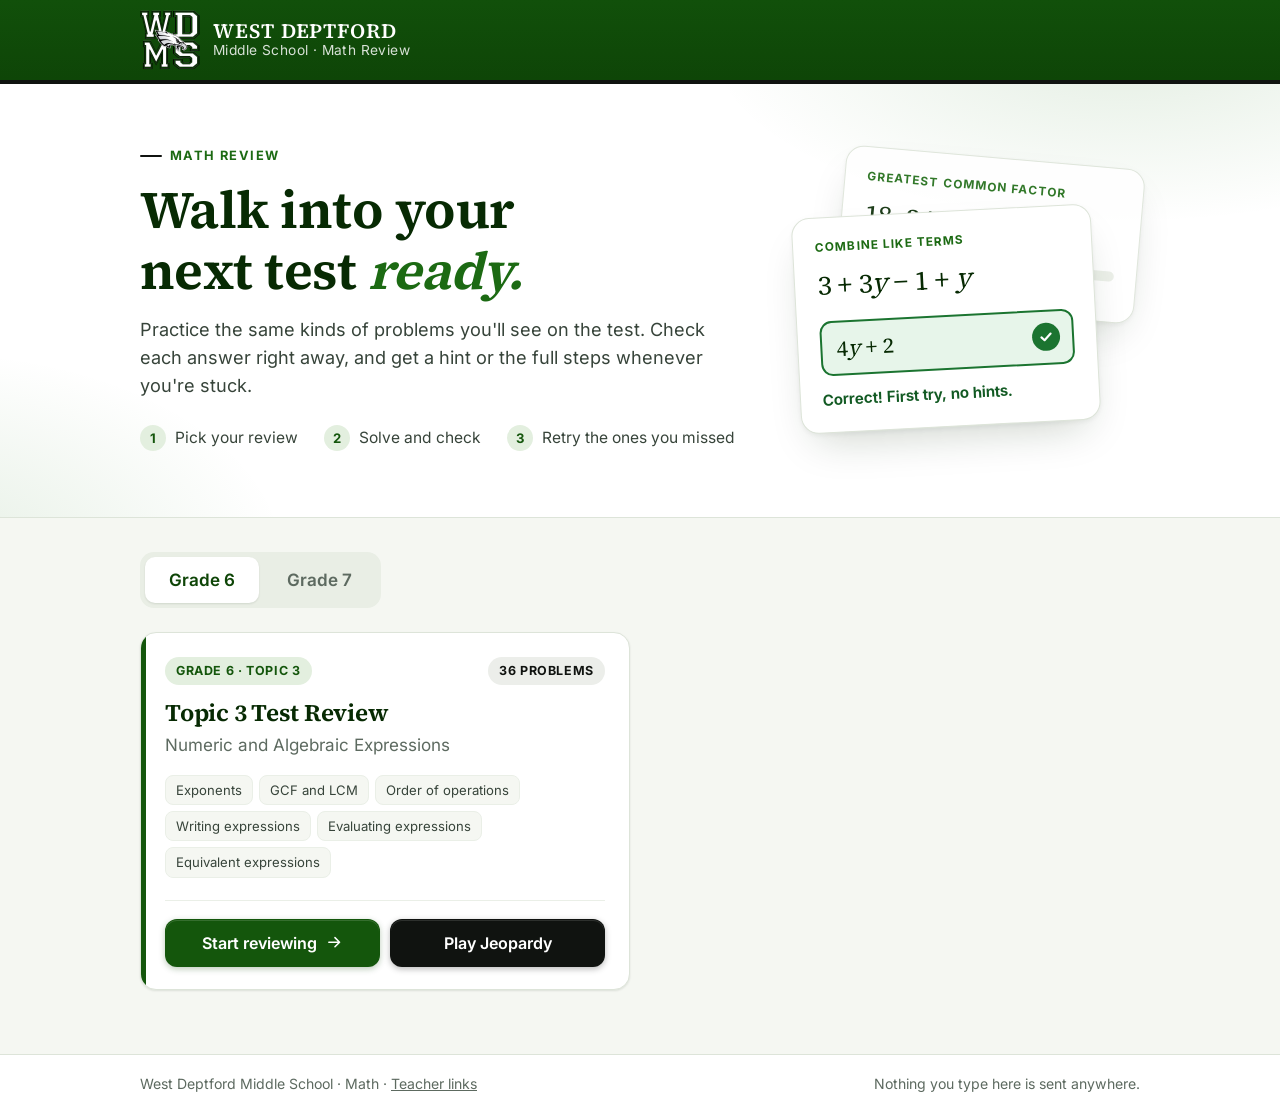
<file: index.html>
<!DOCTYPE html>
<html lang="en">
<head>
  <meta charset="utf-8">
  <meta name="viewport" content="width=device-width, initial-scale=1">
  <meta name="robots" content="noindex, nofollow">
  <meta name="theme-color" content="#0e4507">
  <title>WDMS Math Review</title>
  <meta name="description" content="Test and quiz reviews for West Deptford Middle School math students.">
  <link rel="icon" href="assets/img/favicon.png" type="image/png">
  <link rel="preload" href="assets/fonts/inter-latin-wght-normal.woff2" as="font" type="font/woff2" crossorigin>
  <link rel="preload" href="assets/fonts/source-serif-4-latin-wght-normal.woff2" as="font" type="font/woff2" crossorigin>
  <link rel="stylesheet" href="assets/css/style.css">
</head>
<body>
  <header class="site-header">
    <div class="wrap">
      <a class="brand" href="index.html" aria-label="WDMS Math Review home">
        <img class="brand-mark" src="assets/img/wdms-logo.png" alt="" width="52" height="52">
        <span class="brand-text">
          <span class="brand-name">West Deptford</span>
          <span class="brand-sub">Middle School · Math Review</span>
        </span>
      </a>
    </div>
  </header>

  <section class="hero">
    <div class="wrap hero-grid">
      <div>
        <span class="eyebrow">Math Review</span>
        <h1>Walk into your next test <em>ready.</em></h1>
        <p class="hero-lead">Practice the same kinds of problems you'll see on the test. Check each answer right away, and get a hint or the full steps whenever you're stuck.</p>
        <ul class="how">
          <li><span class="dot">1</span> Pick your review</li>
          <li><span class="dot">2</span> Solve and check</li>
          <li><span class="dot">3</span> Retry the ones you missed</li>
        </ul>
      </div>
      <div class="hero-art" aria-hidden="true">
        <div class="art-card art-back">
          <div class="art-label">Greatest common factor</div>
          <div class="art-math">18, 24</div>
          <div class="art-line"></div>
          <div class="art-line art-line-short"></div>
        </div>
        <div class="art-card art-front">
          <div class="art-label">Combine like terms</div>
          <div class="art-math">3 + 3<i>y</i> − 1 + <i>y</i></div>
          <div class="art-answer"><span>4<i>y</i> + 2</span><b><svg viewBox="0 0 24 24" fill="none" stroke="currentColor" stroke-width="3.2" stroke-linecap="round" stroke-linejoin="round"><path d="M5 12.5l4.5 4.5L19 7.5"/></svg></b></div>
          <div class="art-feedback">Correct! First try, no hints.</div>
        </div>
      </div>
    </div>
  </section>

  <main class="home-main">
    <div class="wrap">
      <div class="grade-tabs" role="tablist" aria-label="Choose your grade" id="grade-tabs"></div>
      <div id="reviews" role="tabpanel"></div>
      <noscript><p>This site needs JavaScript turned on.</p></noscript>
    </div>
  </main>

  <footer class="site-footer">
    <div class="wrap">
      <span>West Deptford Middle School · Math · <a class="footer-link" href="teacher.html">Teacher links</a></span>
      <span>Nothing you type here is sent anywhere.</span>
    </div>
  </footer>

  <script src="assets/js/ui.js"></script>
  <script src="reviews/manifest.js"></script>
  <script src="assets/js/home.js"></script>
</body>
</html>
</file>
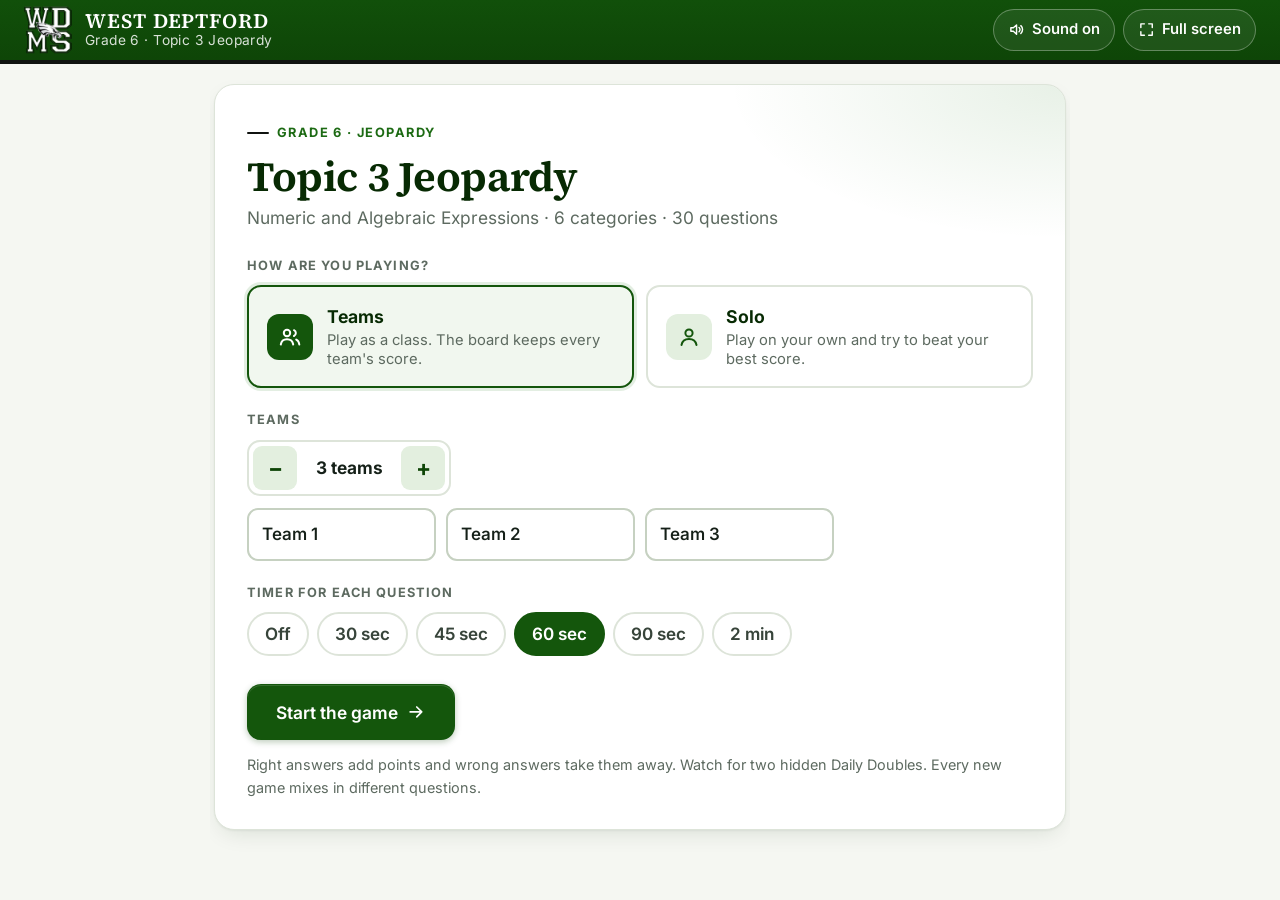
<file: g6-topic3-jeopardy/index.html>
<!DOCTYPE html>
<html lang="en">
<head>
  <meta charset="utf-8">
  <meta name="viewport" content="width=device-width, initial-scale=1">
  <meta name="robots" content="noindex, nofollow">
  <title>Grade 6 · Topic 3 Jeopardy · WDMS Math Review</title>
  <!-- Direct link for this game. It sends players straight to the Jeopardy board. -->
  <meta http-equiv="refresh" content="0; url=../jeopardy.html?id=g6-topic3">
  <script>location.replace('../jeopardy.html?id=g6-topic3');</script>
</head>
<body>
  <p><a href="../jeopardy.html?id=g6-topic3">Open Grade 6 Topic 3 Jeopardy</a></p>
</body>
</html>
</file>
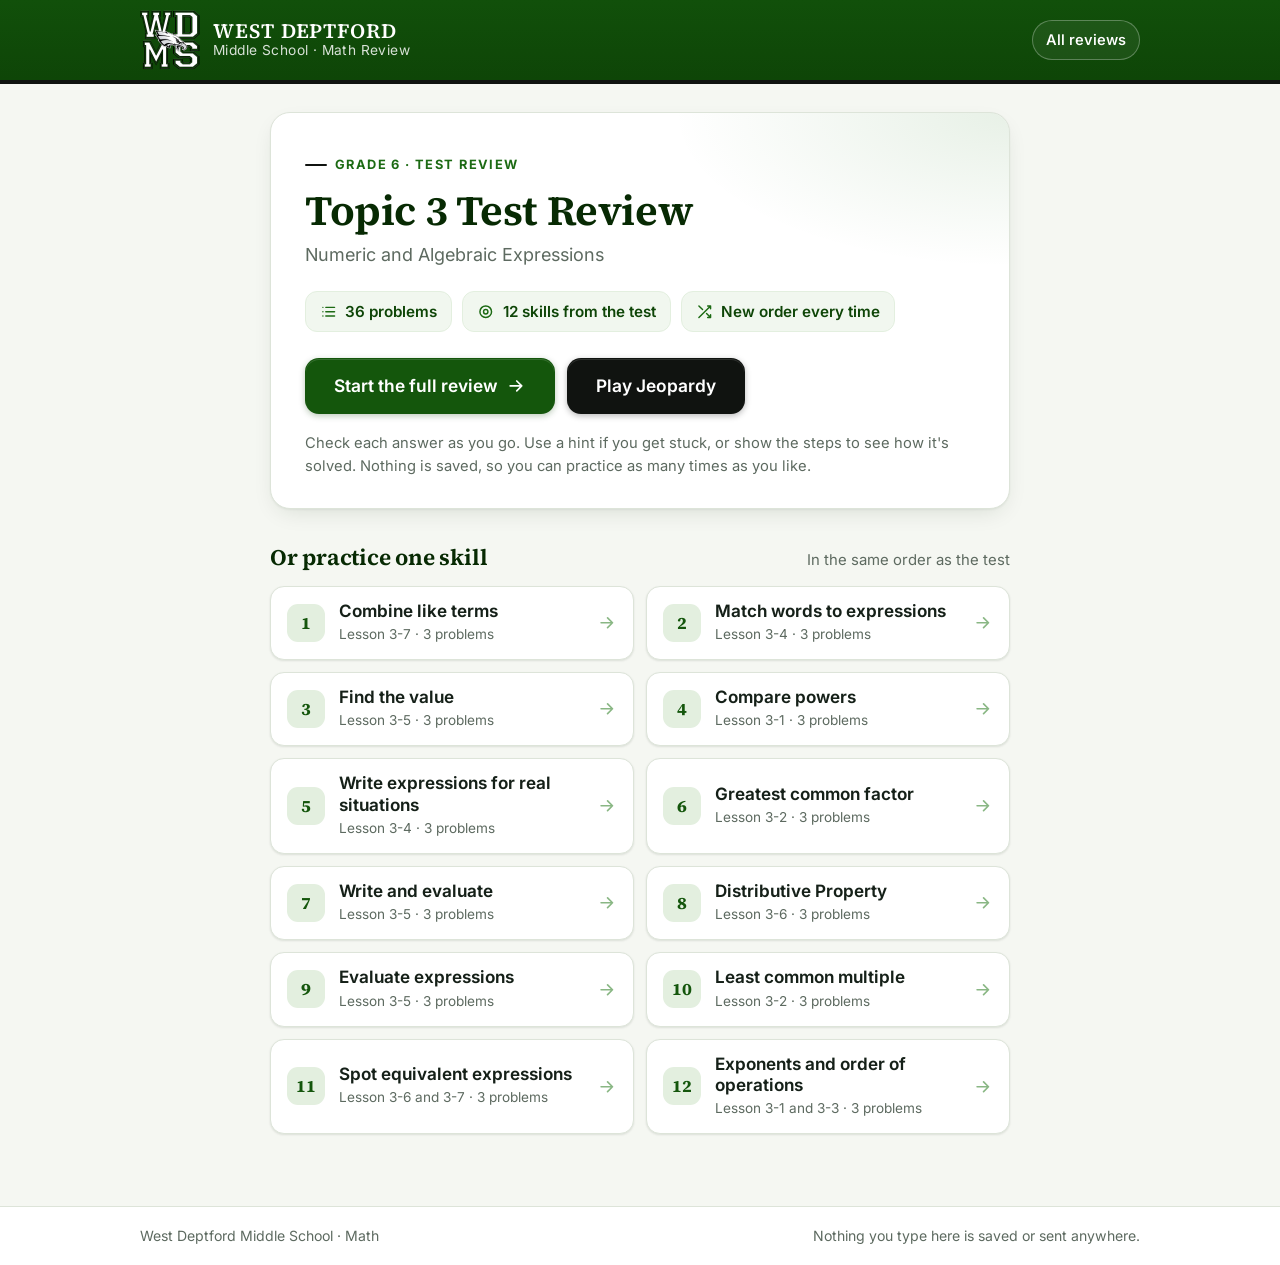
<file: g6-topic3/index.html>
<!DOCTYPE html>
<html lang="en">
<head>
  <meta charset="utf-8">
  <meta name="viewport" content="width=device-width, initial-scale=1">
  <meta name="robots" content="noindex, nofollow">
  <title>Grade 6 · Topic 3 Test Review · WDMS Math Review</title>
  <!-- Direct link for this review. It sends students straight to the review page. -->
  <meta http-equiv="refresh" content="0; url=../review.html?id=g6-topic3">
  <script>location.replace('../review.html?id=g6-topic3');</script>
</head>
<body>
  <p><a href="../review.html?id=g6-topic3">Open the Grade 6 Topic 3 Test Review</a></p>
</body>
</html>
</file>
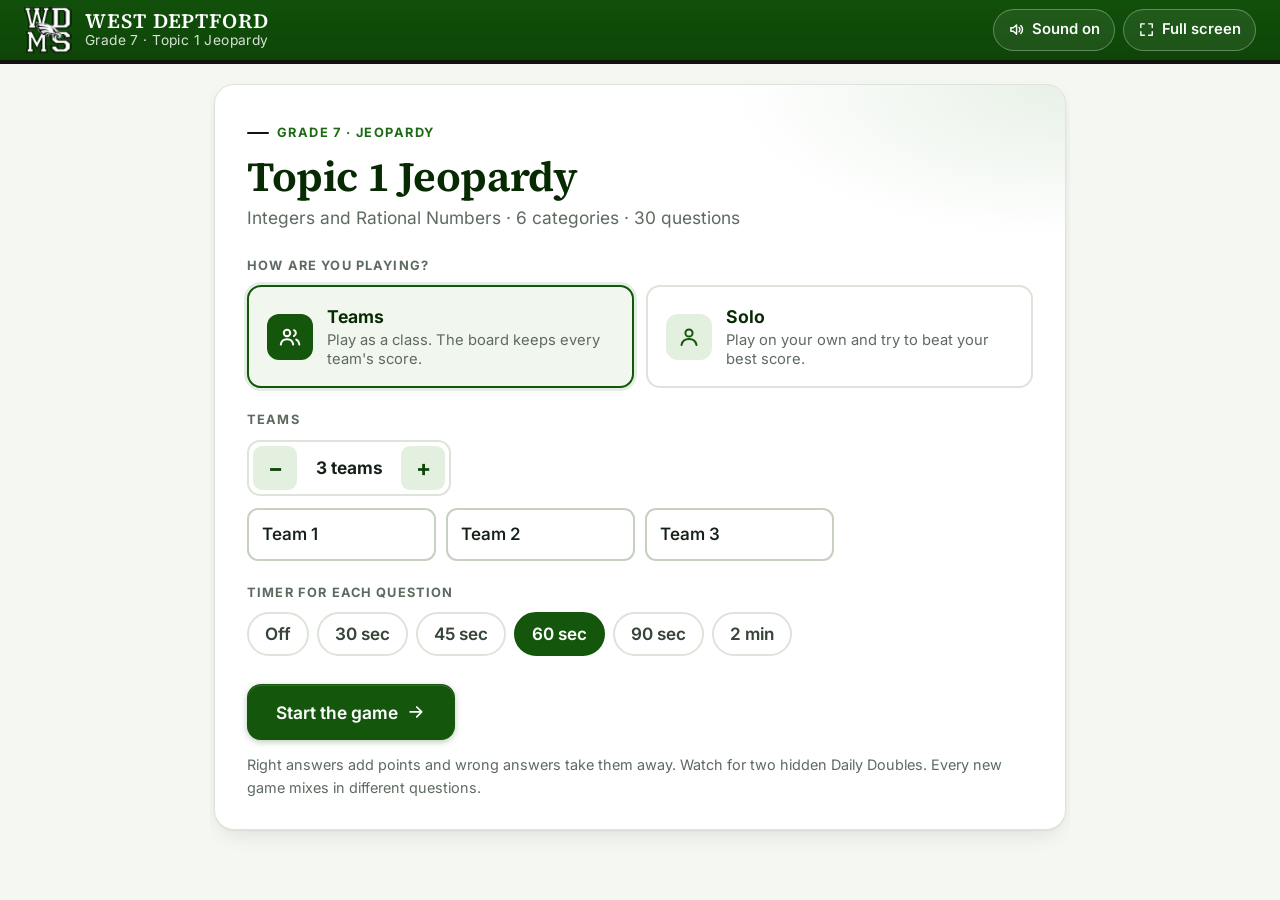
<file: g7-topic1-jeopardy/index.html>
<!DOCTYPE html>
<html lang="en">
<head>
  <meta charset="utf-8">
  <meta name="viewport" content="width=device-width, initial-scale=1">
  <meta name="robots" content="noindex, nofollow">
  <title>Grade 7 · Topic 1 Jeopardy · WDMS Math Review</title>
  <!-- Direct link for this game. It sends players straight to the Jeopardy board. -->
  <meta http-equiv="refresh" content="0; url=../jeopardy.html?id=g7-topic1">
  <script>location.replace('../jeopardy.html?id=g7-topic1');</script>
</head>
<body>
  <p><a href="../jeopardy.html?id=g7-topic1">Open Grade 7 Topic 1 Jeopardy</a></p>
</body>
</html>
</file>
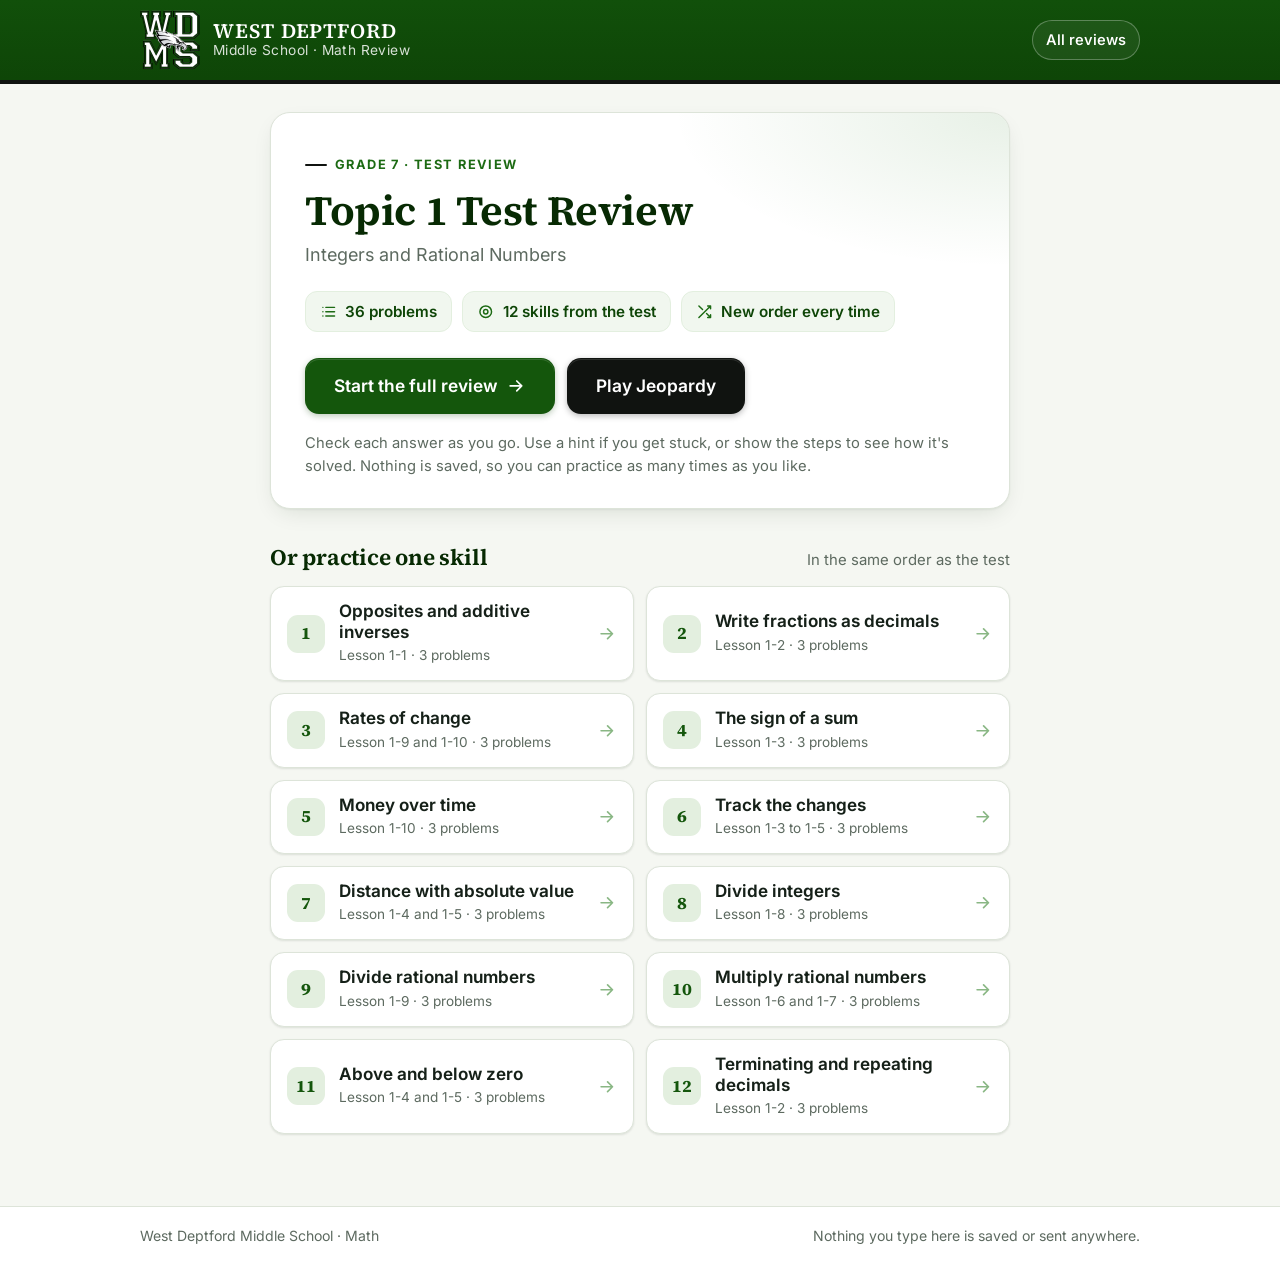
<file: g7-topic1/index.html>
<!DOCTYPE html>
<html lang="en">
<head>
  <meta charset="utf-8">
  <meta name="viewport" content="width=device-width, initial-scale=1">
  <meta name="robots" content="noindex, nofollow">
  <title>Grade 7 · Topic 1 Test Review · WDMS Math Review</title>
  <!-- Direct link for this review. It sends students straight to the review page. -->
  <meta http-equiv="refresh" content="0; url=../review.html?id=g7-topic1">
  <script>location.replace('../review.html?id=g7-topic1');</script>
</head>
<body>
  <p><a href="../review.html?id=g7-topic1">Open the Grade 7 Topic 1 Test Review</a></p>
</body>
</html>
</file>
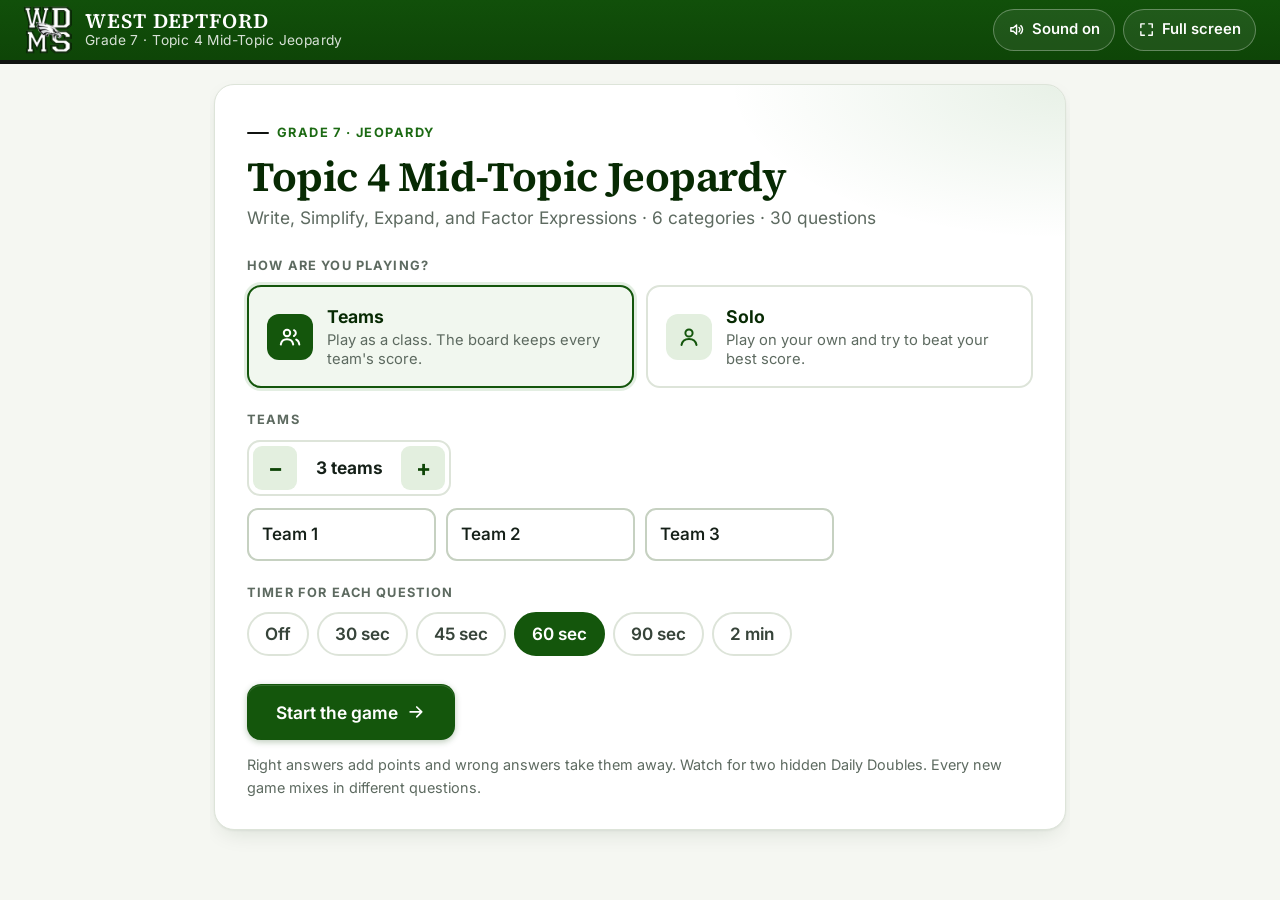
<file: g7-topic4-mid-jeopardy/index.html>
<!DOCTYPE html>
<html lang="en">
<head>
  <meta charset="utf-8">
  <meta name="viewport" content="width=device-width, initial-scale=1">
  <meta name="robots" content="noindex, nofollow">
  <title>Grade 7 · Topic 4 Mid-Topic Jeopardy · WDMS Math Review</title>
  <!-- Direct link for this game. It sends players straight to the Jeopardy board. -->
  <meta http-equiv="refresh" content="0; url=../jeopardy.html?id=g7-topic4-mid">
  <script>location.replace('../jeopardy.html?id=g7-topic4-mid');</script>
</head>
<body>
  <p><a href="../jeopardy.html?id=g7-topic4-mid">Open Grade 7 Topic 4 Mid-Topic Jeopardy</a></p>
</body>
</html>
</file>
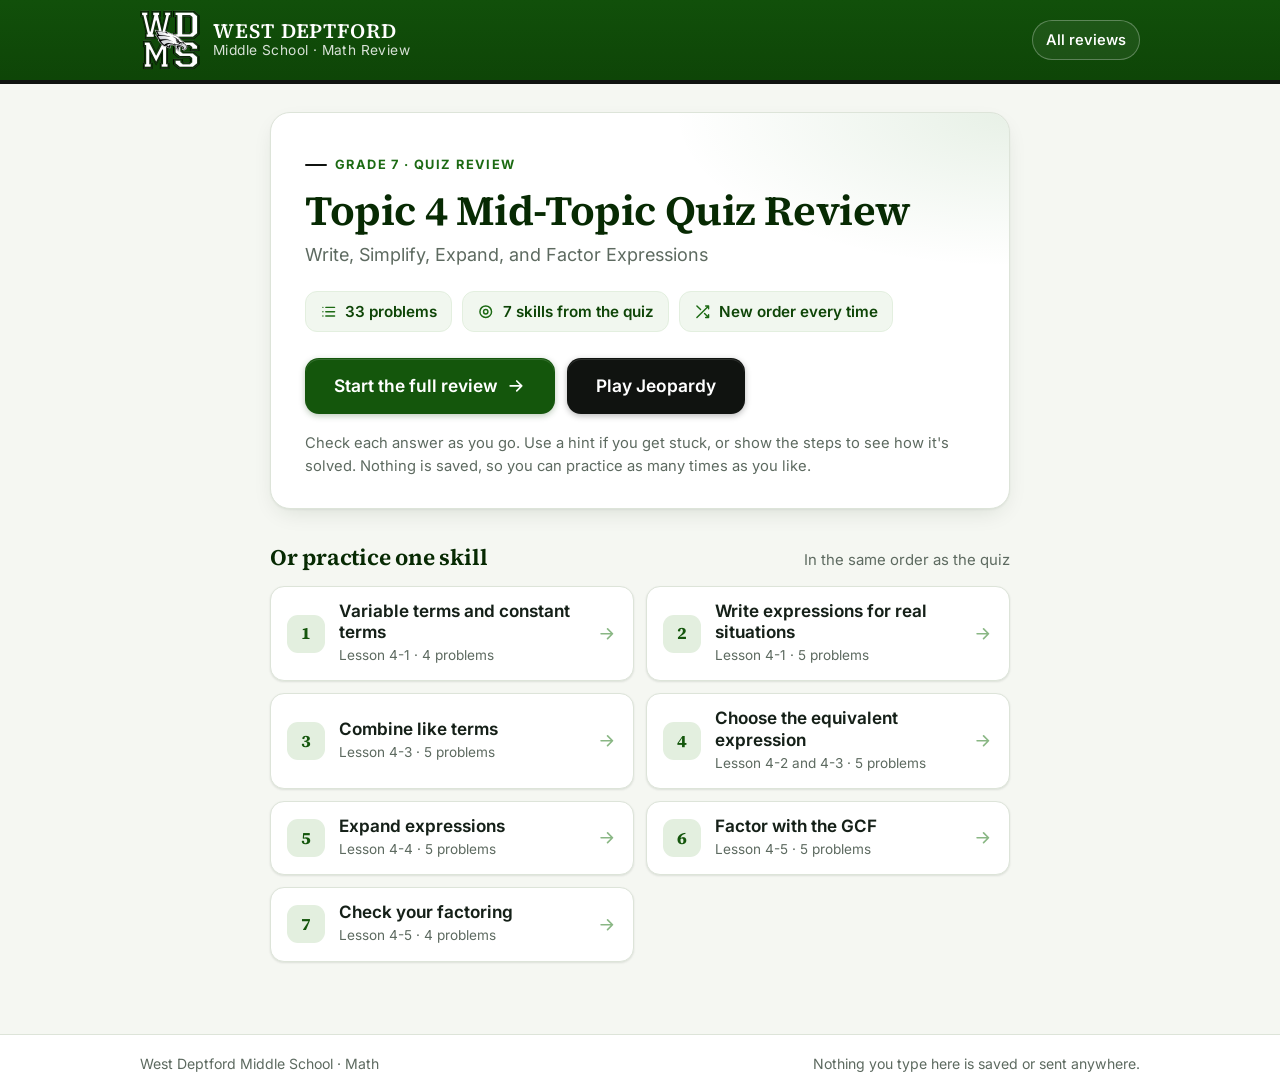
<file: g7-topic4-mid/index.html>
<!DOCTYPE html>
<html lang="en">
<head>
  <meta charset="utf-8">
  <meta name="viewport" content="width=device-width, initial-scale=1">
  <meta name="robots" content="noindex, nofollow">
  <title>Grade 7 · Topic 4 Mid-Topic Quiz Review · WDMS Math Review</title>
  <!-- Direct link for this review. It sends students straight to the review page. -->
  <meta http-equiv="refresh" content="0; url=../review.html?id=g7-topic4-mid">
  <script>location.replace('../review.html?id=g7-topic4-mid');</script>
</head>
<body>
  <p><a href="../review.html?id=g7-topic4-mid">Open the Grade 7 Topic 4 Mid-Topic Quiz Review</a></p>
</body>
</html>
</file>
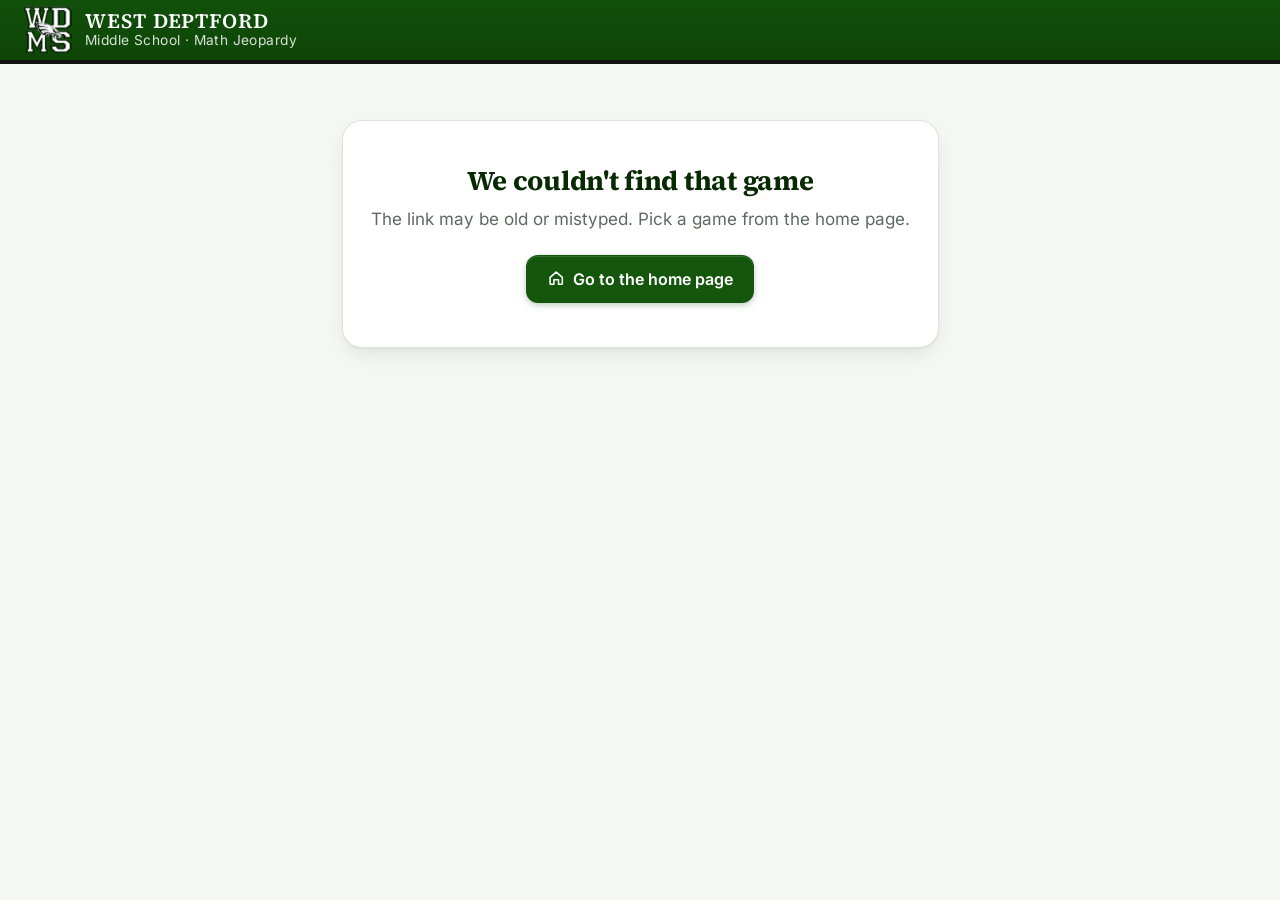
<file: jeopardy.html>
<!DOCTYPE html>
<html lang="en">
<head>
  <meta charset="utf-8">
  <meta name="viewport" content="width=device-width, initial-scale=1">
  <meta name="robots" content="noindex, nofollow">
  <meta name="theme-color" content="#0e4507">
  <title>Jeopardy · WDMS Math Review</title>
  <link rel="icon" href="assets/img/favicon.png" type="image/png">
  <link rel="preload" href="assets/fonts/inter-latin-wght-normal.woff2" as="font" type="font/woff2" crossorigin>
  <link rel="preload" href="assets/fonts/source-serif-4-latin-wght-normal.woff2" as="font" type="font/woff2" crossorigin>
  <link rel="stylesheet" href="assets/vendor/katex/katex.min.css">
  <link rel="stylesheet" href="assets/css/style.css">
  <link rel="stylesheet" href="assets/css/jeopardy.css">
</head>
<body class="jeopardy">
  <header class="site-header">
    <div class="wrap wrap-wide">
      <a class="brand" href="index.html" aria-label="WDMS Math Review home">
        <img class="brand-mark" src="assets/img/wdms-logo.png" alt="" width="52" height="52">
        <span class="brand-text">
          <span class="brand-name">West Deptford</span>
          <span class="brand-sub" id="game-name">Middle School · Math Jeopardy</span>
        </span>
      </a>
      <div class="game-controls" id="controls"></div>
    </div>
  </header>

  <main class="game-main">
    <div class="wrap wrap-wide" id="app">
      <noscript><p>This game needs JavaScript turned on.</p></noscript>
    </div>
  </main>

  <script src="assets/vendor/katex/katex.min.js"></script>
  <script src="assets/js/ui.js"></script>
  <script src="reviews/manifest.js"></script>
  <script src="assets/js/jeopardy.js"></script>
</body>
</html>
</file>
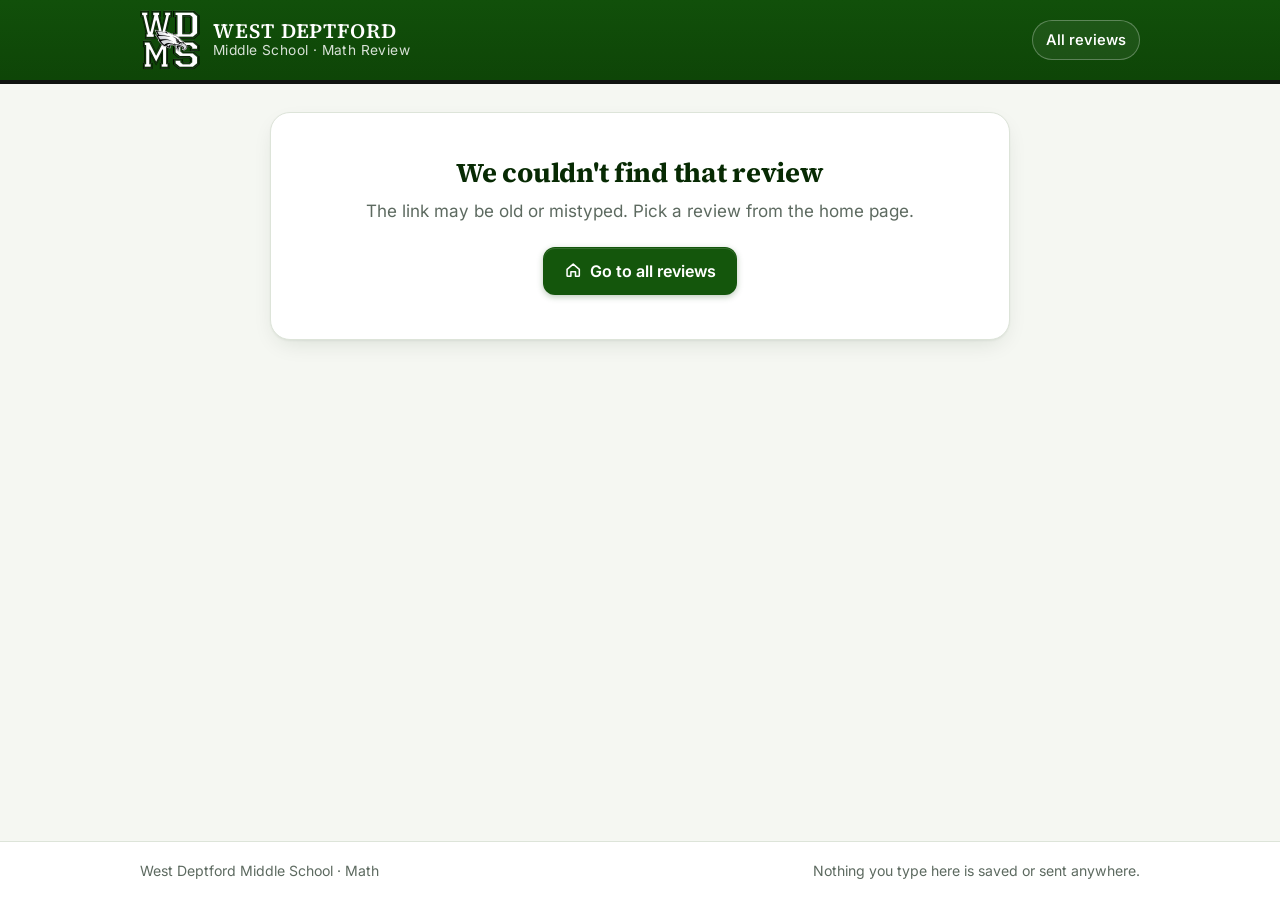
<file: review.html>
<!DOCTYPE html>
<html lang="en">
<head>
  <meta charset="utf-8">
  <meta name="viewport" content="width=device-width, initial-scale=1">
  <meta name="robots" content="noindex, nofollow">
  <meta name="theme-color" content="#0e4507">
  <title>Review · WDMS Math Review</title>
  <link rel="icon" href="assets/img/favicon.png" type="image/png">
  <link rel="preload" href="assets/fonts/inter-latin-wght-normal.woff2" as="font" type="font/woff2" crossorigin>
  <link rel="preload" href="assets/fonts/source-serif-4-latin-wght-normal.woff2" as="font" type="font/woff2" crossorigin>
  <link rel="stylesheet" href="assets/vendor/katex/katex.min.css">
  <link rel="stylesheet" href="assets/css/style.css">
</head>
<body>
  <header class="site-header">
    <div class="wrap">
      <a class="brand" href="index.html" aria-label="WDMS Math Review home">
        <img class="brand-mark" src="assets/img/wdms-logo.png" alt="" width="52" height="52">
        <span class="brand-text">
          <span class="brand-name">West Deptford</span>
          <span class="brand-sub">Middle School · Math Review</span>
        </span>
      </a>
      <a class="header-link" href="index.html" aria-label="All reviews"><span class="icon" aria-hidden="true"><svg viewBox="0 0 24 24" fill="none" stroke="currentColor" stroke-width="2" stroke-linecap="round" stroke-linejoin="round"><path d="M4 11l8-7 8 7v8a1 1 0 0 1-1 1h-4v-6h-6v6H5a1 1 0 0 1-1-1z"/></svg></span><span class="label">All reviews</span></a>
    </div>
  </header>

  <main class="review-main">
    <div class="wrap wrap-narrow" id="app">
      <noscript><p>This site needs JavaScript turned on.</p></noscript>
    </div>
  </main>

  <footer class="site-footer">
    <div class="wrap">
      <span>West Deptford Middle School · Math</span>
      <span>Nothing you type here is saved or sent anywhere.</span>
    </div>
  </footer>

  <script src="assets/vendor/katex/katex.min.js"></script>
  <script src="assets/js/ui.js"></script>
  <script src="assets/js/mathcheck.js"></script>
  <script src="reviews/manifest.js"></script>
  <script src="assets/js/review.js"></script>
</body>
</html>
</file>
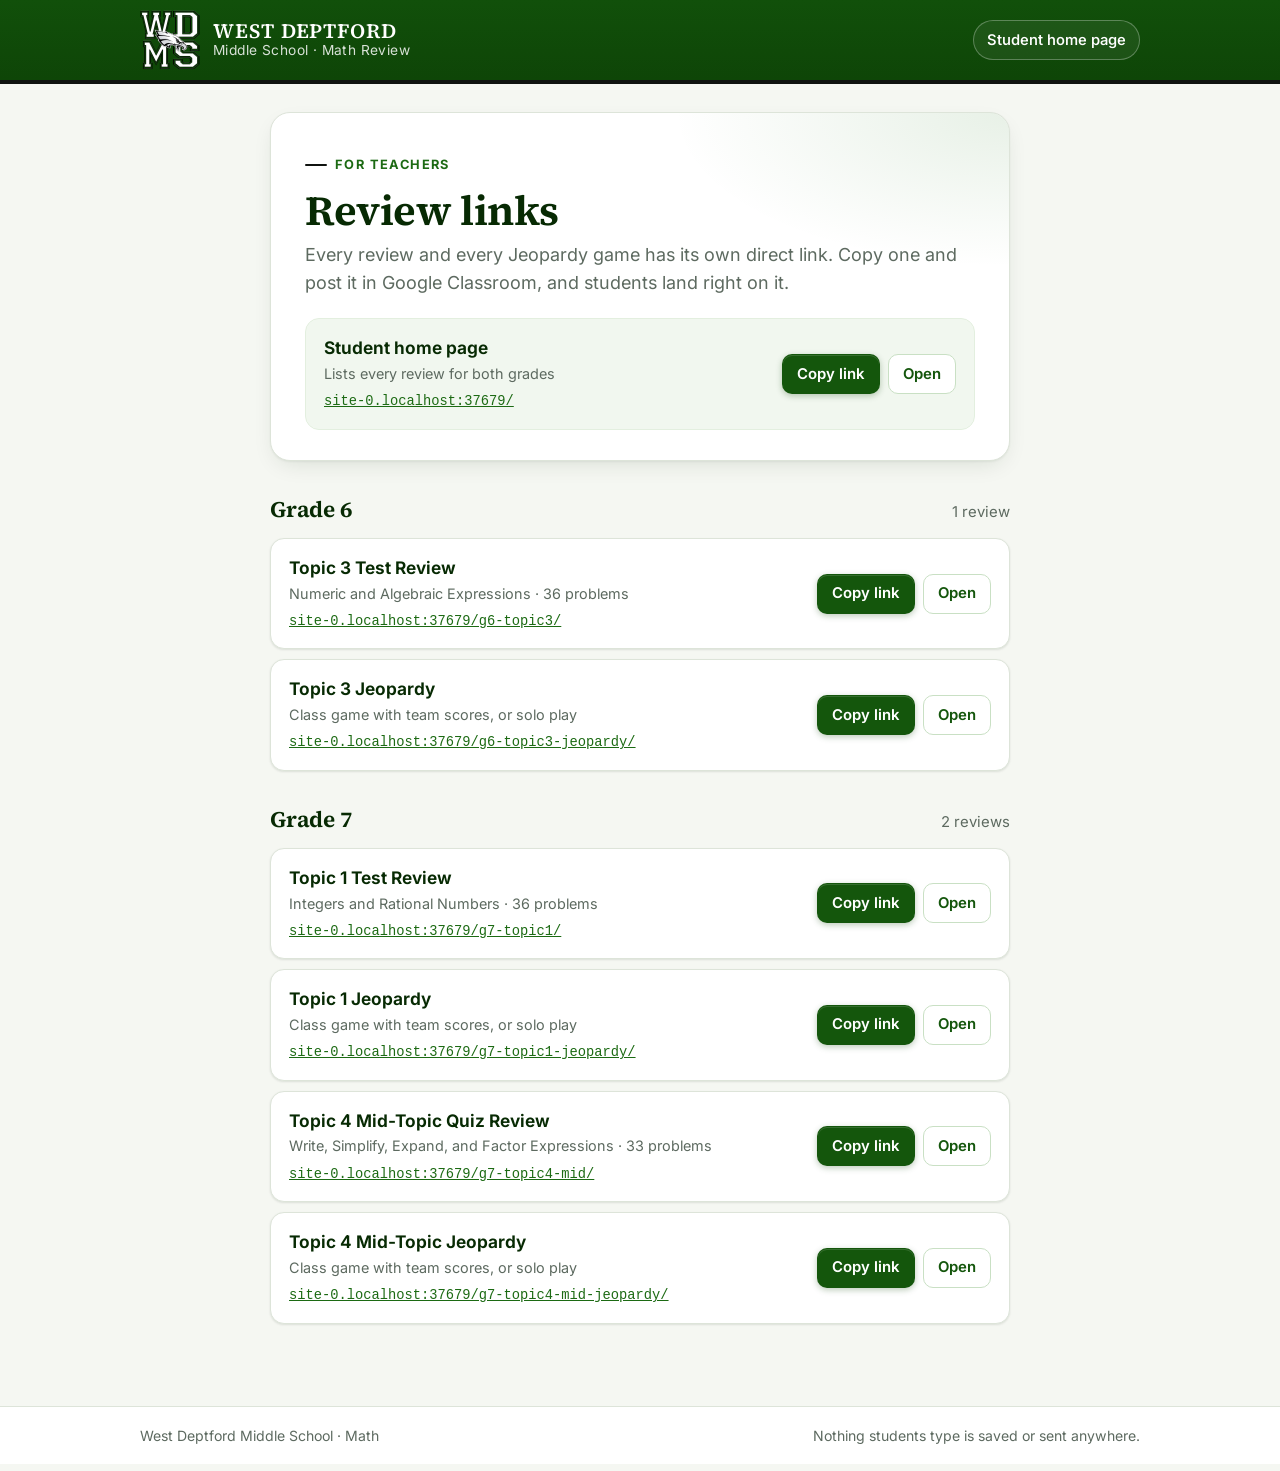
<file: teacher.html>
<!DOCTYPE html>
<html lang="en">
<head>
  <meta charset="utf-8">
  <meta name="viewport" content="width=device-width, initial-scale=1">
  <meta name="robots" content="noindex, nofollow">
  <meta name="theme-color" content="#0e4507">
  <title>Teacher links · WDMS Math Review</title>
  <link rel="icon" href="assets/img/favicon.png" type="image/png">
  <link rel="stylesheet" href="assets/css/style.css">
</head>
<body>
  <header class="site-header">
    <div class="wrap">
      <a class="brand" href="index.html" aria-label="WDMS Math Review home">
        <img class="brand-mark" src="assets/img/wdms-logo.png" alt="" width="52" height="52">
        <span class="brand-text">
          <span class="brand-name">West Deptford</span>
          <span class="brand-sub">Middle School · Math Review</span>
        </span>
      </a>
      <a class="header-link" href="index.html"><span class="label">Student home page</span></a>
    </div>
  </header>

  <main class="review-main">
    <div class="wrap wrap-narrow">
      <section class="intro-card">
        <span class="eyebrow">For teachers</span>
        <h1>Review links</h1>
        <p class="intro-sub">Every review and every Jeopardy game has its own direct link. Copy one and post it in Google Classroom, and students land right on it.</p>
        <div class="link-row link-row-home" id="home-link"></div>
      </section>
      <div id="links"></div>
      <noscript><p>This page needs JavaScript turned on.</p></noscript>
    </div>
  </main>

  <footer class="site-footer">
    <div class="wrap">
      <span>West Deptford Middle School · Math</span>
      <span>Nothing students type is saved or sent anywhere.</span>
    </div>
  </footer>

  <script src="assets/js/ui.js"></script>
  <script src="reviews/manifest.js"></script>
  <script src="assets/js/teacher.js"></script>
</body>
</html>
</file>
<file: assets/css/style.css>
/* ==========================================================================
   WDMS Math Review — styles
   Light theme in West Deptford Middle School green, black and white.
   ========================================================================== */

@font-face {
  font-family: 'Inter';
  src: url('../fonts/inter-latin-wght-normal.woff2') format('woff2');
  font-weight: 100 900;
  font-display: swap;
}
@font-face {
  font-family: 'Source Serif 4';
  src: url('../fonts/source-serif-4-latin-wght-normal.woff2') format('woff2');
  font-weight: 200 900;
  font-display: swap;
}

:root {
  /* brand */
  --green-950: #072a03;
  --green-900: #0e4507;
  --green-800: #14560c;
  --green-700: #1c6a13;
  --green-600: #2a7d20;
  --green-200: #c9e0c4;
  --green-100: #e3efdf;
  --green-50: #f1f7ef;
  --black: #101310;

  /* neutrals */
  --ink: #152018;
  --ink-soft: #37443a;
  --muted: #5d6a60;
  --line: #dde4d9;
  --line-soft: #eaefe7;
  --bg: #f5f7f2;
  --card: #ffffff;

  /* feedback */
  --ok: #1b7430;
  --ok-bg: #e7f5ea;
  --ok-line: #a9d8b3;
  --no: #b3261e;
  --no-bg: #fdeeec;
  --no-line: #f1b9b4;
  --almost: #1d241f;
  --almost-bg: #eef1ec;
  --almost-line: #bfc8bb;

  --radius: 16px;
  --radius-sm: 10px;
  --shadow-sm: 0 1px 2px rgba(14, 40, 10, 0.06), 0 1px 3px rgba(14, 40, 10, 0.05);
  --shadow: 0 1px 2px rgba(14, 40, 10, 0.05), 0 8px 24px -8px rgba(14, 40, 10, 0.14);
  --shadow-lg: 0 2px 4px rgba(14, 40, 10, 0.05), 0 20px 44px -16px rgba(14, 40, 10, 0.22);

  --font: 'Inter', system-ui, -apple-system, 'Segoe UI', Roboto, 'Helvetica Neue', Arial, sans-serif;
  --serif: 'Source Serif 4', Georgia, 'Times New Roman', serif;
}

*, *::before, *::after { box-sizing: border-box; }

html { -webkit-text-size-adjust: 100%; scroll-behavior: smooth; }

body {
  margin: 0;
  min-height: 100vh;
  display: flex;
  flex-direction: column;
  background: var(--bg);
  color: var(--ink);
  font-family: var(--font);
  font-size: 17px;
  line-height: 1.55;
  -webkit-font-smoothing: antialiased;
  text-rendering: optimizeLegibility;
}

h1, h2, h3 { font-family: var(--serif); line-height: 1.15; margin: 0; letter-spacing: -0.01em; text-wrap: balance; }
p { margin: 0 0 0.9em; }
p:last-child { margin-bottom: 0; }
a { color: var(--green-700); }
button { font: inherit; color: inherit; cursor: pointer; }
[hidden] { display: none !important; }

:focus-visible { outline: 3px solid var(--black); outline-offset: 2px; border-radius: 6px; }

.sr-only {
  position: absolute; width: 1px; height: 1px; padding: 0; margin: -1px;
  overflow: hidden; clip: rect(0, 0, 0, 0); white-space: nowrap; border: 0;
}

.wrap { width: 100%; max-width: 1040px; margin: 0 auto; padding: 0 20px; }
.wrap-narrow { max-width: 780px; }

.icon { display: inline-flex; width: 1.15em; height: 1.15em; flex: none; }
.icon svg { width: 100%; height: 100%; }

/* --------------------------------------------------------------------------
   Header
   -------------------------------------------------------------------------- */
.site-header {
  background: var(--green-900);
  background-image: linear-gradient(180deg, #11500a 0%, var(--green-900) 100%);
  color: #fff;
  border-bottom: 4px solid var(--black);
}
.site-header .wrap { display: flex; align-items: center; gap: 14px; min-height: 68px; padding-top: 10px; padding-bottom: 10px; }

.brand { display: flex; align-items: center; gap: 13px; color: inherit; text-decoration: none; min-width: 0; }
.brand-mark { flex: none; width: 60px; height: 60px; display: block; }
.site-header :focus-visible { outline-color: #fff; }
.brand-text { display: flex; flex-direction: column; min-width: 0; }
.brand-name {
  font-family: var(--serif); font-weight: 600; font-size: 1.28rem; letter-spacing: 0.045em;
  text-transform: uppercase; line-height: 1.1; white-space: nowrap; overflow: hidden; text-overflow: ellipsis;
}
.brand-sub { color: rgba(255, 255, 255, 0.84); font-size: 0.86rem; letter-spacing: 0.03em; line-height: 1.3; }

.header-link {
  margin-left: auto; flex: none; display: inline-flex; align-items: center; gap: 7px;
  color: #fff; text-decoration: none; font-size: 0.92rem; font-weight: 550;
  padding: 8px 13px; border-radius: 999px;
  border: 1px solid rgba(255, 255, 255, 0.28); background: rgba(255, 255, 255, 0.06);
  transition: background 0.15s;
}
.header-link:hover { background: rgba(255, 255, 255, 0.16); }
.header-link .icon { display: none; }

/* --------------------------------------------------------------------------
   Buttons
   -------------------------------------------------------------------------- */
.btn {
  display: inline-flex; align-items: center; justify-content: center; gap: 8px;
  min-height: 48px; padding: 0 20px;
  border-radius: 12px; border: 1.5px solid transparent;
  font-weight: 620; font-size: 1rem; line-height: 1; text-decoration: none; white-space: nowrap;
  transition: background 0.15s, border-color 0.15s, transform 0.08s, box-shadow 0.15s;
  -webkit-tap-highlight-color: transparent;
}
.btn:active { transform: translateY(1px); }
.btn[disabled] { opacity: 0.5; cursor: not-allowed; transform: none; }

.btn-primary { background: var(--green-800); color: #fff; box-shadow: 0 1px 0 rgba(255,255,255,0.14) inset, 0 2px 6px rgba(14, 69, 7, 0.28); }
.btn-primary:hover:not([disabled]) { background: var(--green-700); }

.btn-dark { background: var(--black); color: #fff; box-shadow: 0 1px 0 rgba(255,255,255,0.12) inset, 0 2px 6px rgba(0, 0, 0, 0.28); }
.btn-dark:hover:not([disabled]) { background: #2b312b; }

.btn-outline { background: #fff; color: var(--green-800); border-color: var(--green-200); }
.btn-outline:hover:not([disabled]) { background: var(--green-50); border-color: var(--green-600); }

.btn-ghost { background: transparent; color: var(--ink-soft); border-color: transparent; padding: 0 14px; }
.btn-ghost:hover:not([disabled]) { background: rgba(14, 69, 7, 0.07); color: var(--green-900); }

.btn-lg { min-height: 56px; padding: 0 28px; font-size: 1.08rem; border-radius: 14px; }
.btn-sm { min-height: 40px; padding: 0 14px; font-size: 0.93rem; border-radius: 10px; }

/* --------------------------------------------------------------------------
   Home page
   -------------------------------------------------------------------------- */
.hero { background: #fff; border-bottom: 1px solid var(--line); position: relative; overflow: hidden; }
.hero::before {
  content: ''; position: absolute; inset: 0; pointer-events: none;
  background:
    radial-gradient(600px 260px at 88% -10%, rgba(42, 125, 32, 0.13), transparent 70%),
    radial-gradient(520px 300px at -6% 110%, rgba(42, 125, 32, 0.12), transparent 70%);
}
.hero .wrap { position: relative; padding-top: 54px; padding-bottom: 50px; }
.hero-grid { display: grid; grid-template-columns: minmax(0, 1fr); align-items: center; gap: 40px; }
.hero-art { display: none; }
@media (min-width: 940px) {
  .hero-grid { grid-template-columns: minmax(0, 1.25fr) minmax(0, 0.75fr); }
  .hero-art { display: block; position: relative; height: 290px; }
}
.art-card { position: absolute; width: 300px; background: #fff; border: 1px solid var(--line); border-radius: 18px; padding: 20px 22px; box-shadow: var(--shadow-lg); }
.art-back { right: 0; top: 0; transform: rotate(5deg); opacity: 0.9; }
.art-front { right: 44px; top: 54px; transform: rotate(-3deg); }
.art-label { font-size: 0.74rem; font-weight: 700; letter-spacing: 0.09em; text-transform: uppercase; color: var(--green-700); }
.art-math { font-family: var(--serif); font-size: 1.7rem; color: var(--green-950); margin: 8px 0 14px; }
.art-math i, .art-answer i { font-style: italic; }
.art-line { height: 10px; border-radius: 6px; background: var(--line-soft); margin-top: 10px; }
.art-line-short { width: 60%; }
.art-answer { display: flex; align-items: center; justify-content: space-between; border: 2px solid var(--ok); background: var(--ok-bg); border-radius: 12px; padding: 9px 12px 9px 14px; font-family: var(--serif); font-size: 1.35rem; color: var(--green-950); }
.art-answer b { width: 28px; height: 28px; border-radius: 50%; background: var(--ok); color: #fff; display: grid; place-items: center; }
.art-answer svg { width: 16px; height: 16px; }
.art-feedback { margin-top: 12px; font-weight: 650; color: #125a23; font-size: 0.95rem; }
.eyebrow {
  display: inline-flex; align-items: center; gap: 8px;
  font-size: 0.8rem; font-weight: 700; letter-spacing: 0.11em; text-transform: uppercase; color: var(--green-700);
}
.eyebrow::before { content: ''; width: 22px; height: 2px; background: var(--black); border-radius: 2px; }
.hero h1 { font-size: clamp(2.1rem, 5.4vw, 3.3rem); font-weight: 650; color: var(--green-950); margin: 14px 0 14px; max-width: 16ch; }
.hero h1 em { font-style: italic; color: var(--green-700); }
.hero-lead { font-size: 1.13rem; color: var(--ink-soft); max-width: 52ch; margin: 0; }

.how { display: flex; flex-wrap: wrap; gap: 10px 26px; margin-top: 26px; padding: 0; list-style: none; color: var(--ink-soft); font-size: 0.97rem; }
.how li { display: flex; align-items: center; gap: 9px; }
.how .dot { width: 26px; height: 26px; border-radius: 50%; background: var(--green-100); color: var(--green-800); display: grid; place-items: center; font-weight: 700; font-size: 0.82rem; flex: none; }

.home-main { padding: 34px 0 64px; flex: 1; }

.grade-tabs { display: inline-flex; padding: 5px; gap: 4px; background: #e9eee5; border-radius: 14px; margin-bottom: 24px; }
.grade-tab {
  border: 0; background: transparent; padding: 10px 24px; border-radius: 10px;
  font-weight: 620; color: var(--muted); min-height: 44px; transition: background 0.15s, color 0.15s;
}
.grade-tab:hover { color: var(--green-900); }
.grade-tab[aria-selected='true'] { background: #fff; color: var(--green-900); box-shadow: var(--shadow-sm); }

.review-grid { display: grid; grid-template-columns: repeat(auto-fill, minmax(350px, 1fr)); gap: 20px; }

.review-card {
  position: relative; display: flex; flex-direction: column;
  background: var(--card); border: 1px solid var(--line); border-radius: var(--radius);
  padding: 24px 24px 22px; text-decoration: none; color: inherit;
  box-shadow: var(--shadow-sm); overflow: hidden;
  transition: transform 0.18s, box-shadow 0.18s, border-color 0.18s;
}
.review-card::before { content: ''; position: absolute; left: 0; top: 0; bottom: 0; width: 5px; background: var(--green-800); }
.review-card:hover { box-shadow: var(--shadow); border-color: var(--green-200); }
.card-top { display: flex; align-items: center; justify-content: space-between; gap: 10px; margin-bottom: 14px; }
.pill {
  display: inline-flex; align-items: center; gap: 6px; padding: 4px 11px; border-radius: 999px;
  font-size: 0.78rem; font-weight: 700; letter-spacing: 0.05em; text-transform: uppercase;
  background: var(--green-100); color: var(--green-800); white-space: nowrap;
}
.pill-dark { background: #eceeea; color: var(--black); }
.review-card h2 { font-size: 1.5rem; font-weight: 650; color: var(--green-950); }
.review-card .sub { color: var(--muted); margin: 6px 0 16px; }
.skill-tags { display: flex; flex-wrap: wrap; gap: 6px; margin: 0 0 22px; padding: 0; list-style: none; }
.skill-tags li { font-size: 0.82rem; padding: 4px 10px; border-radius: 8px; background: var(--bg); border: 1px solid var(--line-soft); color: var(--ink-soft); }
.card-title-link { color: inherit; text-decoration: none; }
.card-title-link:hover { text-decoration: underline; }
.card-actions { margin-top: auto; display: flex; flex-wrap: wrap; gap: 10px; padding-top: 18px; border-top: 1px solid var(--line-soft); }
.card-actions .btn { flex: 1; }

.empty {
  background: #fff; border: 1.5px dashed var(--green-200); border-radius: var(--radius);
  padding: 44px 24px; text-align: center; color: var(--muted);
}
.empty h2 { font-size: 1.35rem; color: var(--green-900); margin-bottom: 8px; }
.empty-mark { width: 56px; height: 56px; margin: 0 auto 16px; border-radius: 50%; background: var(--green-100); color: var(--green-800); display: grid; place-items: center; font-size: 26px; }

.site-footer { border-top: 1px solid var(--line); background: #fff; color: var(--muted); font-size: 0.88rem; padding: 18px 0; }
.site-footer .wrap { display: flex; flex-wrap: wrap; justify-content: space-between; gap: 6px 20px; }

/* --------------------------------------------------------------------------
   Review: intro screen
   -------------------------------------------------------------------------- */
.review-main { flex: 1; padding: 28px 0 72px; }

.intro-card {
  background: #fff; border: 1px solid var(--line); border-radius: 20px; box-shadow: var(--shadow);
  padding: 34px 34px 30px; position: relative; overflow: hidden;
}
.intro-card::before {
  content: ''; position: absolute; inset: 0; pointer-events: none;
  background: radial-gradient(480px 220px at 100% 0%, rgba(42, 125, 32, 0.11), transparent 70%);
}
.intro-card > * { position: relative; }
.intro-card h1 { font-size: clamp(1.9rem, 4.6vw, 2.6rem); font-weight: 650; color: var(--green-950); margin: 12px 0 6px; }
.intro-sub { font-size: 1.12rem; color: var(--muted); margin-bottom: 22px; }
.stat-row { display: flex; flex-wrap: wrap; gap: 10px; margin-bottom: 26px; }
.stat { display: inline-flex; align-items: center; gap: 8px; padding: 8px 14px; border-radius: 12px; background: var(--green-50); border: 1px solid var(--green-100); color: var(--green-900); font-weight: 600; font-size: 0.95rem; }
.stat .icon { color: var(--green-700); }
.intro-actions { display: flex; flex-wrap: wrap; gap: 12px; align-items: center; }
.intro-note { margin-top: 18px; font-size: 0.92rem; color: var(--muted); }

.section-heading { display: flex; align-items: baseline; justify-content: space-between; gap: 12px; margin: 36px 0 14px; }
.section-heading h2 { font-size: 1.4rem; font-weight: 650; color: var(--green-950); }
.section-heading span { color: var(--muted); font-size: 0.93rem; }

.skill-grid { display: grid; grid-template-columns: repeat(auto-fill, minmax(290px, 1fr)); gap: 12px; }
.skill-card {
  display: flex; align-items: center; gap: 14px; text-align: left; width: 100%;
  background: #fff; border: 1px solid var(--line); border-radius: 14px; padding: 14px 16px;
  box-shadow: var(--shadow-sm); transition: border-color 0.15s, box-shadow 0.15s, transform 0.15s;
}
.skill-card:hover { border-color: var(--green-600); box-shadow: var(--shadow); transform: translateY(-1px); }
.skill-num {
  flex: none; width: 38px; height: 38px; border-radius: 11px; background: var(--green-100); color: var(--green-800);
  display: grid; place-items: center; font-weight: 700; font-family: var(--serif); font-size: 1.08rem;
}
.skill-card.is-done .skill-num { background: var(--ok); color: #fff; }
.skill-body { min-width: 0; flex: 1; }
.skill-title { font-weight: 640; line-height: 1.25; color: var(--ink); }
.skill-meta { font-size: 0.85rem; color: var(--muted); margin-top: 2px; }
.skill-card > .icon { color: var(--green-600); opacity: 0.55; transition: transform 0.15s, opacity 0.15s; }
.skill-card:hover > .icon { opacity: 1; transform: translateX(3px); }

/* --------------------------------------------------------------------------
   Review: problem screen
   -------------------------------------------------------------------------- */
.run-top { display: flex; align-items: center; gap: 12px; margin-bottom: 12px; }
.run-title { font-weight: 640; color: var(--green-950); min-width: 0; white-space: nowrap; overflow: hidden; text-overflow: ellipsis; }
.run-count { margin-left: auto; font-weight: 640; color: var(--ink-soft); font-variant-numeric: tabular-nums; white-space: nowrap; }
.run-count b { color: var(--green-800); font-size: 1.08em; }

.progress { height: 10px; background: #e3e9df; border-radius: 999px; overflow: hidden; }
.progress-fill { height: 100%; width: 0; border-radius: 999px; background: linear-gradient(90deg, var(--green-700), var(--green-600)); transition: width 0.4s cubic-bezier(.2,.8,.2,1); }

.dots { display: flex; flex-wrap: wrap; gap: 6px; margin: 14px 0 20px; padding: 0; list-style: none; }
.dot-btn {
  width: 30px; height: 30px; border-radius: 9px; border: 1.5px solid var(--line); background: #fff;
  font-size: 0.8rem; font-weight: 650; color: var(--muted); display: grid; place-items: center; padding: 0;
  font-variant-numeric: tabular-nums; transition: transform 0.1s, border-color 0.15s;
}
.dot-btn:hover { border-color: var(--green-600); transform: translateY(-1px); }
.dot-btn.is-correct { background: var(--ok); border-color: var(--ok); color: #fff; }
.dot-btn.is-tried { background: #fff; border-color: var(--black); color: var(--black); }
.dot-btn.is-revealed { background: #eef1ec; border-color: #cfd8cb; color: var(--ink-soft); }
.dot-btn.is-current { box-shadow: 0 0 0 2px var(--bg), 0 0 0 4px var(--black); }

.problem-card { background: #fff; border: 1px solid var(--line); border-radius: 20px; box-shadow: var(--shadow); overflow: hidden; }
.problem-head {
  display: flex; flex-wrap: wrap; align-items: center; gap: 8px 12px; padding: 14px 26px;
  background: var(--green-50); border-bottom: 1px solid var(--green-100);
}
.problem-skill { font-weight: 660; color: var(--green-900); font-size: 0.97rem; }
.problem-lesson { margin-left: auto; font-size: 0.84rem; color: var(--muted); font-weight: 550; }
.problem-body { padding: 26px 26px 8px; }
.prompt { font-size: 1.14rem; line-height: 1.6; color: var(--ink); }
.prompt .katex { font-size: 1.12em; }
.math-block { margin: 16px 0; padding: 16px 18px; background: var(--bg); border: 1px solid var(--line-soft); border-radius: 12px; overflow-x: auto; text-align: center; }
.math-block .katex { font-size: 1.42em; }
.katex-display { margin: 0; }

.data-table-wrap { margin: 18px 0 4px; overflow-x: auto; }
.data-table { border-collapse: separate; border-spacing: 0; min-width: 60%; font-size: 1rem; border: 1px solid var(--line); border-radius: 12px; overflow: hidden; }
.data-table caption { caption-side: top; text-align: left; font-weight: 660; color: var(--green-900); padding: 0 2px 8px; }
.data-table th { background: var(--green-900); color: #fff; font-weight: 620; text-align: left; padding: 10px 16px; font-size: 0.93rem; }
.data-table td { padding: 10px 16px; border-top: 1px solid var(--line-soft); }
.data-table tbody tr:nth-child(even) td { background: #fafbf8; }
.data-table td:first-child { font-weight: 600; }

.figure { margin: 18px 0 4px; }
.figure img { max-width: 100%; height: auto; border-radius: 12px; border: 1px solid var(--line); display: block; }

/* answer area */
.answer { padding: 14px 26px 6px; }
.answer-label { display: block; font-size: 0.82rem; font-weight: 700; letter-spacing: 0.08em; text-transform: uppercase; color: var(--muted); margin-bottom: 8px; }

.field { display: flex; align-items: stretch; max-width: 460px; border: 2px solid #c6d1c1; border-radius: 13px; background: #fff; overflow: hidden; transition: border-color 0.15s, box-shadow 0.15s; }
.field:focus-within { border-color: var(--green-700); box-shadow: 0 0 0 4px rgba(42, 125, 32, 0.16); }
.field input {
  flex: 1; min-width: 0; border: 0; outline: 0; background: transparent; padding: 13px 14px;
  font: inherit; font-size: 1.2rem; font-weight: 550; color: var(--ink); font-variant-numeric: tabular-nums;
}
.field input::placeholder { color: #9aa69c; font-weight: 400; }
.field .affix { display: grid; place-items: center; padding: 0 14px; background: var(--bg); color: var(--ink-soft); font-weight: 620; }
.field .affix-pre { border-right: 1px solid var(--line); }
.field .affix-post { border-left: 1px solid var(--line); }
.field.is-right { border-color: var(--ok); background: var(--ok-bg); }
.field.is-wrong { border-color: var(--no); }
.field.is-almost { border-color: var(--black); }
.field input:disabled { color: var(--ink); -webkit-text-fill-color: var(--ink); opacity: 1; }

.keys { display: flex; flex-wrap: wrap; gap: 6px; margin-top: 10px; }
.key {
  min-width: 44px; height: 40px; padding: 0 12px; border-radius: 10px; border: 1px solid var(--line); background: var(--bg);
  font-weight: 620; color: var(--ink-soft); font-size: 0.98rem; display: inline-flex; align-items: center; justify-content: center; gap: 5px;
  transition: background 0.12s, border-color 0.12s;
}
.key:hover:not([disabled]) { background: var(--green-100); border-color: var(--green-200); color: var(--green-900); }
.key small { font-weight: 500; color: var(--muted); font-size: 0.78rem; }

.preview:empty { display: none; }
.preview { min-height: 34px; margin-top: 10px; display: flex; align-items: center; gap: 10px; color: var(--muted); font-size: 0.9rem; }
.preview .katex { font-size: 1.22rem; color: var(--ink); }

/* choices */
.choices { display: grid; gap: 10px; margin: 0; padding: 0; list-style: none; }
.choice {
  display: flex; align-items: center; gap: 14px; width: 100%; text-align: left;
  padding: 13px 16px; min-height: 56px; background: #fff; border: 2px solid var(--line); border-radius: 13px;
  font-size: 1.06rem; transition: border-color 0.14s, background 0.14s, box-shadow 0.14s;
}
.choice:hover:not([disabled]) { border-color: var(--green-600); background: var(--green-50); }
.choice .mark {
  flex: none; width: 26px; height: 26px; border: 2px solid #b4c0b0; background: #fff; display: grid; place-items: center; color: transparent;
  transition: background 0.14s, border-color 0.14s;
}
.choice.is-radio .mark { border-radius: 50%; }
.choice.is-check .mark { border-radius: 7px; }
.choice .mark .icon { width: 16px; height: 16px; }
.choice .mark .icon svg { stroke-width: 3.2; }
.choice[aria-checked='true'] { border-color: var(--green-700); background: var(--green-50); box-shadow: 0 0 0 3px rgba(42, 125, 32, 0.12); }
.choice[aria-checked='true'] .mark { background: var(--green-700); border-color: var(--green-700); color: #fff; }
.choice.is-radio[aria-checked='true'] .mark { box-shadow: inset 0 0 0 4px #fff; color: transparent; }
.choice .choice-text { flex: 1; min-width: 0; }
.choice .katex { font-size: 1.14em; }
.choice[disabled] { cursor: default; }
.choice.is-right { border-color: var(--ok); background: var(--ok-bg); box-shadow: none; }
.choice.is-right .mark { background: var(--ok); border-color: var(--ok); color: #fff; box-shadow: none; }
.choice.is-missed { border-color: var(--ok); border-style: dashed; background: #fff; }
.choice.is-wrong { border-color: var(--no); background: var(--no-bg); box-shadow: none; }
.choice.is-wrong .mark { background: var(--no); border-color: var(--no); color: #fff; box-shadow: none; }
.choice-tag { flex: none; font-size: 0.78rem; font-weight: 700; letter-spacing: 0.04em; text-transform: uppercase; }
.choice.is-right .choice-tag, .choice.is-missed .choice-tag { color: var(--ok); }
.choice.is-wrong .choice-tag { color: var(--no); }

/* matrix (one choice per row) */
.matrix-wrap { overflow-x: auto; }
.matrix { border-collapse: separate; border-spacing: 0; width: 100%; max-width: 620px; border: 1px solid var(--line); border-radius: 14px; overflow: hidden; }
.matrix th { background: var(--green-50); color: var(--green-900); font-weight: 650; padding: 11px 10px; font-size: 0.95rem; text-align: center; border-bottom: 1px solid var(--green-100); }
.matrix th:first-child, .matrix td:first-child { text-align: left; padding-left: 18px; }
.matrix td { padding: 8px 10px; text-align: center; border-top: 1px solid var(--line-soft); }
.matrix tr:first-child td { border-top: 0; }
.matrix .row-label { font-weight: 620; font-size: 1.08rem; white-space: nowrap; }
.matrix tr.is-right td { background: var(--ok-bg); }
.matrix tr.is-wrong td { background: var(--no-bg); }
.cell {
  width: 44px; height: 44px; border-radius: 50%; border: 2px solid #b4c0b0; background: #fff; padding: 0;
  display: inline-grid; place-items: center; transition: border-color 0.14s, background 0.14s;
}
.cell:hover:not([disabled]) { border-color: var(--green-600); background: var(--green-50); }
.cell::after { content: ''; width: 20px; height: 20px; border-radius: 50%; background: transparent; transition: background 0.14s, transform 0.14s; transform: scale(0.4); }
.cell[aria-checked='true'] { border-color: var(--green-700); }
.cell[aria-checked='true']::after { background: var(--green-700); transform: scale(1); }
.cell[disabled] { cursor: default; }
.matrix tr.is-wrong .cell[aria-checked='true'] { border-color: var(--no); }
.matrix tr.is-wrong .cell[aria-checked='true']::after { background: var(--no); }
.matrix tr.is-right .cell[aria-checked='true'] { border-color: var(--ok); }
.matrix tr.is-right .cell[aria-checked='true']::after { background: var(--ok); }
.cell.is-answer:not([aria-checked='true']) { border-color: var(--ok); border-style: dashed; }

/* multi-part problems */
.parts { display: grid; grid-template-columns: minmax(0, 1fr); gap: 14px; }
.part { min-width: 0; border: 1px solid var(--line); border-radius: 14px; padding: 16px 18px 18px; background: #fcfdfb; }
.part-head { display: flex; align-items: flex-start; gap: 12px; margin-bottom: 12px; }
.part-badge {
  flex: none; height: 28px; padding: 0 10px; border-radius: 8px; background: var(--green-900); color: #fff; display: grid; place-items: center;
  font-weight: 700; font-size: 0.8rem; letter-spacing: 0.06em; text-transform: uppercase; white-space: nowrap;
}
.part-prompt { flex: 1; font-size: 1.06rem; padding-top: 1px; }
.part-status { flex: none; width: 28px; height: 28px; border-radius: 50%; display: grid; place-items: center; color: #fff; visibility: hidden; }
.part.is-right { border-color: var(--ok-line); background: #f6fbf7; }
.part.is-right .part-status { visibility: visible; background: var(--ok); }
.part.is-wrong { border-color: var(--no-line); }
.part.is-wrong .part-status { visibility: visible; background: var(--no); }
.part .choices { gap: 8px; }
.part .choice { min-height: 50px; padding: 10px 14px; font-size: 1rem; }

/* feedback */
.feedback { margin: 16px 26px 0; padding: 14px 16px; border-radius: 13px; display: flex; gap: 12px; align-items: flex-start; border: 1px solid transparent; animation: pop 0.22s ease-out; }
.feedback-icon { flex: none; width: 30px; height: 30px; border-radius: 50%; display: grid; place-items: center; color: #fff; margin-top: 1px; }
.feedback-icon .icon svg { stroke-width: 3; }
.feedback-title { font-weight: 700; font-size: 1.05rem; line-height: 1.3; }
.feedback-text { color: var(--ink-soft); font-size: 0.98rem; margin-top: 2px; }
.feedback.is-right { background: var(--ok-bg); border-color: var(--ok-line); }
.feedback.is-right .feedback-icon { background: var(--ok); }
.feedback.is-right .feedback-title { color: #125a23; }
.feedback.is-wrong { background: var(--no-bg); border-color: var(--no-line); }
.feedback.is-wrong .feedback-icon { background: var(--no); }
.feedback.is-wrong .feedback-title { color: #8f1d17; }
.feedback.is-almost { background: var(--almost-bg); border-color: var(--almost-line); }
.feedback.is-almost .feedback-icon { background: var(--black); }
.feedback.is-almost .feedback-title { color: var(--almost); }
.feedback.is-info { background: #eef2ec; border-color: #d5ddd1; }
.feedback.is-info .feedback-icon { background: var(--muted); }

@keyframes pop { from { opacity: 0; transform: translateY(6px); } to { opacity: 1; transform: none; } }

/* hints and steps */
.help { margin: 16px 26px 0; border-radius: 13px; border: 1px solid var(--green-200); background: var(--green-50); overflow: hidden; animation: pop 0.22s ease-out; }
.help-head { display: flex; align-items: center; gap: 9px; padding: 11px 16px; font-weight: 700; color: var(--green-900); font-size: 0.95rem; background: var(--green-100); border-bottom: 1px solid var(--green-200); }
.help-list { margin: 0; padding: 12px 18px 14px 38px; }
.help-list li { margin: 0 0 8px; padding-left: 4px; }
.help-list li:last-child { margin-bottom: 0; }
.help.is-steps { border-color: var(--green-200); background: #fff; }
.help.is-steps .help-head { background: var(--green-50); color: var(--green-900); border-bottom-color: var(--green-100); }
.steps { list-style: none; counter-reset: step; margin: 0; padding: 14px 18px 16px; }
.steps li { counter-increment: step; position: relative; padding: 7px 0 7px 40px; font-size: 1.03rem; }
.steps li::before {
  content: counter(step); position: absolute; left: 0; top: 7px; width: 26px; height: 26px; border-radius: 50%;
  background: var(--green-100); color: var(--green-800); font-weight: 700; font-size: 0.82rem; display: grid; place-items: center;
}
.steps li.is-answer { margin-top: 8px; padding: 12px 14px; background: var(--green-50); border: 1px solid var(--green-100); border-radius: 11px; }
.steps li.is-answer::before { display: none; }
.steps .katex { font-size: 1.1em; }

/* action bar */
.actions { display: flex; flex-wrap: wrap; align-items: center; gap: 10px; padding: 20px 26px 24px; }
.actions .spacer { flex: 1; }

.run-nav { display: flex; align-items: center; justify-content: space-between; gap: 10px; margin-top: 16px; }

/* --------------------------------------------------------------------------
   Review: finish screen
   -------------------------------------------------------------------------- */
.done-card { background: #fff; border: 1px solid var(--line); border-radius: 20px; box-shadow: var(--shadow); padding: 36px 34px; text-align: center; position: relative; overflow: hidden; }
.done-card::before { content: ''; position: absolute; inset: 0; pointer-events: none; background: radial-gradient(520px 240px at 50% -10%, rgba(42, 125, 32, 0.12), transparent 70%); }
.done-card > * { position: relative; }
.ring { width: 172px; height: 172px; margin: 4px auto 20px; position: relative; }
.ring svg { width: 100%; height: 100%; transform: rotate(-90deg); }
.ring circle { fill: none; stroke-width: 12; }
.ring .ring-track { stroke: #e6ece2; }
.ring .ring-fill { stroke: var(--green-700); stroke-linecap: round; transition: stroke-dashoffset 1s cubic-bezier(.2,.8,.2,1); }
.ring-label { position: absolute; inset: 0; display: flex; flex-direction: column; align-items: center; justify-content: center; line-height: 1.1; }
.ring-label b { font-family: var(--serif); font-size: 2.7rem; font-weight: 650; color: var(--green-950); font-variant-numeric: tabular-nums; }
.ring-label span { color: var(--muted); font-size: 0.93rem; margin-top: 2px; }
.done-card h1 { font-size: clamp(1.7rem, 4vw, 2.2rem); font-weight: 650; color: var(--green-950); margin-bottom: 8px; }
.done-card .lead { color: var(--ink-soft); max-width: 46ch; margin: 0 auto 26px; font-size: 1.06rem; }
.done-actions { display: flex; flex-wrap: wrap; justify-content: center; gap: 12px; }

.breakdown { display: grid; gap: 8px; }
.break-row { display: grid; grid-template-columns: minmax(0, 1fr) 150px 52px; align-items: center; gap: 14px; background: #fff; border: 1px solid var(--line); border-radius: 12px; padding: 12px 16px; }
.break-name { font-weight: 600; min-width: 0; line-height: 1.3; }
.break-bar { height: 9px; border-radius: 999px; background: #e6ece2; overflow: hidden; }
.break-bar i { display: block; height: 100%; border-radius: 999px; background: var(--green-600); }
.break-bar i.is-low { background: var(--black); }
.break-score { text-align: right; font-weight: 660; color: var(--ink-soft); font-variant-numeric: tabular-nums; }

/* confetti */
.confetti { position: fixed; inset: 0; pointer-events: none; overflow: hidden; z-index: 50; }
.confetti i { position: absolute; top: -14px; width: 9px; height: 15px; border-radius: 2px; opacity: 0; animation: fall 1.5s cubic-bezier(.2,.6,.3,1) forwards; }
@keyframes fall {
  0% { opacity: 1; transform: translate3d(0, 0, 0) rotate(0deg); }
  100% { opacity: 0; transform: translate3d(var(--dx), 82vh, 0) rotate(var(--rot)); }
}

/* notice (errors) */
.notice { background: #fff; border: 1px solid var(--line); border-radius: 20px; padding: 44px 28px; text-align: center; box-shadow: var(--shadow); }
.notice h1 { font-size: 1.7rem; color: var(--green-950); margin-bottom: 10px; }
.notice p { color: var(--muted); margin-bottom: 22px; }

/* --------------------------------------------------------------------------
   Small screens
   -------------------------------------------------------------------------- */
@media (max-width: 640px) {
  body { font-size: 16px; }
  .wrap { padding: 0 14px; }
  .site-header .wrap { min-height: 60px; }
  .brand-mark { width: 44px; height: 44px; }
  .brand-name { font-size: 1.02rem; }
  .brand-sub { font-size: 0.78rem; }
  .header-link span.label { display: none; }
  .header-link { padding: 9px; }
  .hero .wrap { padding-top: 34px; padding-bottom: 32px; }
  .review-grid { grid-template-columns: 1fr; }
  .header-link .icon { display: inline-flex; }
  .intro-card { padding: 24px 20px; border-radius: 18px; }
  .intro-actions .btn { width: 100%; }
  .review-main { padding: 18px 0 56px; }
  .problem-card { border-radius: 18px; }
  .problem-head { padding: 12px 18px; }
  .problem-body { padding: 20px 18px 6px; }
  .prompt { font-size: 1.07rem; }
  .math-block .katex { font-size: 1.2em; }
  .answer { padding: 12px 18px 4px; }
  .feedback, .help { margin-left: 18px; margin-right: 18px; }
  .actions { padding: 18px 18px 20px; }
  .actions .btn-primary, .actions .btn-dark { order: -1; width: 100%; }
  .actions .spacer { display: none; }
  .actions .btn-outline, .actions .btn-ghost { flex: 1; }
  .dots { gap: 6px; flex-wrap: nowrap; overflow-x: auto; padding: 4px 2px 8px; margin: 10px -2px 12px; scrollbar-width: none; -webkit-overflow-scrolling: touch; }
  .dots::-webkit-scrollbar { display: none; }
  .dots li { flex: none; }
  .dot-btn { width: 34px; height: 34px; font-size: 0.82rem; }
  .break-row { grid-template-columns: minmax(0, 1fr) 70px 44px; gap: 10px; padding: 11px 13px; }
  .done-card { padding: 28px 20px; }
  .done-actions .btn { width: 100%; }
  .cell { width: 40px; height: 40px; }
  .matrix th { font-size: 0.85rem; padding: 10px 4px; }
  .matrix td { padding: 7px 4px; }
  .matrix th:first-child, .matrix td:first-child { padding-left: 12px; }
  .part { padding: 14px 14px 16px; }
}

@media (prefers-reduced-motion: reduce) {
  *, *::before, *::after { animation-duration: 0.001ms !important; transition-duration: 0.001ms !important; scroll-behavior: auto !important; }
  .confetti { display: none; }
}

@media print {
  .site-header, .site-footer, .actions, .run-nav, .dots, .keys { display: none !important; }
  body { background: #fff; }
}

/* --------------------------------------------------------------------------
   Teacher page
   -------------------------------------------------------------------------- */
.link-row {
  display: flex; align-items: center; gap: 16px; flex-wrap: wrap;
  background: #fff; border: 1px solid var(--line); border-radius: 14px; padding: 16px 18px; margin-bottom: 10px; box-shadow: var(--shadow-sm);
}
.link-row-home { margin: 6px 0 0; background: var(--green-50); border-color: var(--green-100); box-shadow: none; }
.link-info { flex: 1; min-width: 220px; }
.link-title { font-weight: 660; font-size: 1.08rem; color: var(--green-950); }
.link-meta { color: var(--muted); font-size: 0.9rem; margin-top: 1px; }
.link-url { display: inline-block; margin-top: 6px; font-family: ui-monospace, SFMono-Regular, Menlo, Consolas, monospace; font-size: 0.86rem; color: var(--green-700); word-break: break-all; }
.link-actions { display: flex; gap: 8px; flex: none; }
.btn.is-copied { background: var(--ok); }
.btn .icon { display: inline-flex; }
.link-actions .btn-primary .icon { display: none; }
.link-actions .btn-primary.is-copied .icon { display: inline-flex; }
.footer-link { color: var(--muted); }
@media (max-width: 640px) {
  .link-actions { width: 100%; }
  .link-actions .btn { flex: 1; }
  .site-header .header-link .label { display: inline; }
}
</file>
<file: assets/css/jeopardy.css>
/* ==========================================================================
   WDMS Math Jeopardy — styles (adds to style.css)
   Sized for a classroom display and for touch.
   ========================================================================== */

.wrap-wide { max-width: 1680px; padding: 0 24px; }
body.jeopardy { height: 100vh; height: 100dvh; min-height: 0; }
body.jeopardy .site-header .wrap { min-height: 60px; padding-top: 6px; padding-bottom: 6px; }
body.jeopardy .brand-mark { width: 48px; height: 48px; }

.game-controls { margin-left: auto; display: flex; align-items: center; gap: 8px; flex: none; }
.ctl {
  display: inline-flex; align-items: center; gap: 7px; min-height: 42px; padding: 0 14px; border-radius: 999px;
  border: 1px solid rgba(255, 255, 255, 0.3); background: rgba(255, 255, 255, 0.07); color: #fff; font-weight: 580; font-size: 0.93rem;
  transition: background 0.15s;
}
.ctl:hover { background: rgba(255, 255, 255, 0.18); }
.ctl[aria-pressed='false'] { opacity: 0.7; }

.game-main { flex: 1; min-height: 0; display: flex; padding: 16px 0 16px; }
.game-main > .wrap { display: flex; flex-direction: column; min-height: 0; }

/* ----- setup ----- */
.setup { max-width: 860px; width: 100%; margin: 0 auto; overflow-y: auto; padding: 4px 4px 24px; }
.setup-card { background: #fff; border: 1px solid var(--line); border-radius: 20px; box-shadow: var(--shadow); padding: 30px 32px 30px; position: relative; overflow: hidden; }
.setup-card::before { content: ''; position: absolute; inset: 0; pointer-events: none; background: radial-gradient(480px 220px at 100% 0%, rgba(42, 125, 32, 0.11), transparent 70%); }
.setup-card > * { position: relative; }
.setup-card h1 { font-size: clamp(1.9rem, 4vw, 2.6rem); font-weight: 650; color: var(--green-950); margin: 10px 0 4px; }
.setup-sub { color: var(--muted); font-size: 1.08rem; margin-bottom: 24px; }
.setup-label { display: block; font-size: 0.8rem; font-weight: 700; letter-spacing: 0.09em; text-transform: uppercase; color: var(--muted); margin: 22px 0 10px; }

.mode-grid { display: grid; grid-template-columns: 1fr 1fr; gap: 12px; }
.mode {
  text-align: left; background: #fff; border: 2px solid var(--line); border-radius: 14px; padding: 16px 18px; display: flex; gap: 14px; align-items: center;
  transition: border-color 0.15s, background 0.15s, box-shadow 0.15s;
}
.mode:hover { border-color: var(--green-600); }
.mode[aria-checked='true'] { border-color: var(--green-800); background: var(--green-50); box-shadow: 0 0 0 3px rgba(42, 125, 32, 0.13); }
.mode-icon { flex: none; width: 46px; height: 46px; border-radius: 12px; background: var(--green-100); color: var(--green-800); display: grid; place-items: center; }
.mode-icon .icon { width: 24px; height: 24px; }
.mode[aria-checked='true'] .mode-icon { background: var(--green-800); color: #fff; }
.mode-title { font-weight: 680; font-size: 1.1rem; color: var(--green-950); }
.mode-text { color: var(--muted); font-size: 0.92rem; line-height: 1.35; }

.stepper { display: inline-flex; align-items: center; gap: 4px; border: 2px solid var(--line); border-radius: 13px; padding: 4px; background: #fff; }
.stepper button { width: 44px; height: 44px; border-radius: 9px; border: 0; background: var(--green-100); color: var(--green-900); font-size: 1.4rem; font-weight: 700; line-height: 1; }
.stepper button:hover:not([disabled]) { background: var(--green-200); }
.stepper button[disabled] { opacity: 0.35; cursor: not-allowed; }
.stepper output { min-width: 96px; text-align: center; font-weight: 680; font-size: 1.08rem; }

.name-grid { display: grid; grid-template-columns: repeat(auto-fill, minmax(180px, 1fr)); gap: 10px; margin-top: 12px; }
.name-input { width: 100%; border: 2px solid #c6d1c1; border-radius: 11px; padding: 11px 13px; font: inherit; font-weight: 560; background: #fff; color: var(--ink); }
.name-input:focus { outline: 0; border-color: var(--green-700); box-shadow: 0 0 0 4px rgba(42, 125, 32, 0.16); }

.chips { display: flex; flex-wrap: wrap; gap: 8px; }
.chip { min-height: 44px; padding: 0 16px; border-radius: 999px; border: 2px solid var(--line); background: #fff; font-weight: 620; color: var(--ink-soft); transition: border-color 0.15s, background 0.15s; }
.chip:hover { border-color: var(--green-600); }
.chip[aria-checked='true'], .chip[aria-pressed='true'] { background: var(--green-800); border-color: var(--green-800); color: #fff; }
.setup-actions { display: flex; flex-wrap: wrap; gap: 12px; align-items: center; margin-top: 28px; }
.setup-note { color: var(--muted); font-size: 0.9rem; margin-top: 14px; }

/* ----- board ----- */
.stage { flex: 1; min-height: 0; display: flex; flex-direction: column; gap: 12px; }
.board-scroll { flex: 1; min-height: 0; overflow-x: auto; display: flex; }
.board {
  flex: 1; min-width: 760px; display: grid; grid-template-columns: repeat(var(--cols, 6), minmax(0, 1fr));
  grid-template-rows: minmax(64px, 0.9fr) repeat(5, minmax(58px, 1fr)); gap: 8px;
}
.cat {
  background: var(--black); color: #fff; border-radius: 12px; display: grid; place-items: center; text-align: center; padding: 8px 10px;
  font-family: var(--serif); font-weight: 650; line-height: 1.12; font-size: clamp(0.95rem, 0.6rem + 1.05vw, 1.9rem); text-wrap: balance; letter-spacing: 0.005em;
}
.tile {
  border: 0; border-radius: 12px; background: var(--green-900); background-image: linear-gradient(170deg, #17630e 0%, var(--green-900) 62%, #0a3a05 100%);
  color: #fff; font-family: var(--serif); font-weight: 700; font-size: clamp(1.7rem, 1rem + 2.4vw, 4.2rem); line-height: 1; letter-spacing: 0.01em;
  box-shadow: 0 1px 0 rgba(255, 255, 255, 0.14) inset, 0 3px 8px rgba(7, 42, 3, 0.28); font-variant-numeric: tabular-nums;
  transition: transform 0.12s, filter 0.15s, box-shadow 0.15s; -webkit-tap-highlight-color: transparent;
}
.tile:hover:not([disabled]) { transform: translateY(-2px) scale(1.012); filter: brightness(1.16); box-shadow: 0 1px 0 rgba(255, 255, 255, 0.16) inset, 0 10px 22px rgba(7, 42, 3, 0.34); }
.tile:active:not([disabled]) { transform: scale(0.98); }
.tile[disabled] { background: #e4e9e0; background-image: none; color: transparent; box-shadow: none; cursor: default; }

.board-foot { display: flex; align-items: stretch; gap: 12px; flex: none; }
.scores { flex: 1; min-width: 0; display: grid; grid-template-columns: repeat(var(--teams, 4), minmax(0, 1fr)); gap: 8px; }
.team {
  background: #fff; border: 2px solid var(--line); border-radius: 14px; padding: 8px 8px 8px 14px; display: flex; align-items: center; gap: 8px; min-width: 0;
  box-shadow: var(--shadow-sm); transition: border-color 0.2s;
}
.team.is-leading { border-color: var(--green-800); }
.team-info { flex: 1; min-width: 0; }
.team-name { font-weight: 640; font-size: clamp(0.8rem, 0.6rem + 0.5vw, 1.1rem); color: var(--ink-soft); white-space: nowrap; overflow: hidden; text-overflow: ellipsis; line-height: 1.2; }
.team-score { font-family: var(--serif); font-weight: 700; font-size: clamp(1.3rem, 0.9rem + 1.2vw, 2.4rem); color: var(--green-950); line-height: 1.05; font-variant-numeric: tabular-nums; }
.team-score.is-negative { color: var(--no); }
.team-score.bump { animation: bump 0.4s ease-out; }
@keyframes bump { 0% { transform: scale(1); } 40% { transform: scale(1.14); } 100% { transform: scale(1); } }
.adjust { display: flex; flex-direction: column; gap: 3px; flex: none; }
.adjust button { width: 34px; height: 26px; border-radius: 7px; border: 1px solid var(--line); background: var(--bg); color: var(--ink-soft); font-weight: 700; font-size: 1rem; line-height: 1; padding: 0; }
.adjust button:hover { background: var(--green-100); border-color: var(--green-200); color: var(--green-900); }
.final-btn { flex: none; min-height: 0; height: auto; padding: 0 22px; white-space: normal; text-align: center; line-height: 1.15; max-width: 190px; }
.final-btn.is-ready { animation: ready 1.4s ease-in-out infinite; }
@keyframes ready { 0%, 100% { box-shadow: 0 0 0 0 rgba(16, 19, 16, 0.5); } 50% { box-shadow: 0 0 0 9px rgba(16, 19, 16, 0); } }

/* ----- question screen ----- */
.qscreen { flex: 1; min-height: 0; display: flex; flex-direction: column; background: #fff; border: 1px solid var(--line); border-radius: 22px; box-shadow: var(--shadow); overflow: hidden; animation: zoom 0.26s cubic-bezier(.2, .8, .2, 1); }
@keyframes zoom { from { opacity: 0; transform: scale(0.96); } to { opacity: 1; transform: none; } }
.q-head { flex: none; display: flex; align-items: center; gap: 14px; padding: 12px 22px; background: var(--black); color: #fff; }
.q-cat { font-family: var(--serif); font-weight: 650; font-size: clamp(1.1rem, 0.8rem + 0.9vw, 1.8rem); min-width: 0; }
.q-value { flex: none; background: var(--green-800); border-radius: 10px; padding: 5px 14px; font-family: var(--serif); font-weight: 700; font-size: clamp(1.1rem, 0.8rem + 0.9vw, 1.8rem); font-variant-numeric: tabular-nums; }
.q-tag { flex: none; background: #fff; color: var(--black); border-radius: 999px; padding: 4px 13px; font-size: 0.8rem; font-weight: 750; letter-spacing: 0.07em; text-transform: uppercase; }
.q-who { color: rgba(255, 255, 255, 0.8); font-weight: 560; white-space: nowrap; overflow: hidden; text-overflow: ellipsis; }

.timer { margin-left: auto; flex: none; display: flex; align-items: center; gap: 8px; }
.timer-num { min-width: 74px; text-align: center; background: #fff; color: var(--black); border-radius: 10px; padding: 4px 10px; font-weight: 750; font-size: clamp(1.1rem, 0.8rem + 0.9vw, 1.7rem); font-variant-numeric: tabular-nums; }
.timer.is-low .timer-num { background: var(--no); color: #fff; }
.timer.is-done .timer-num { background: var(--no); color: #fff; animation: blink 0.9s steps(2, start) 3; }
@keyframes blink { 50% { opacity: 0.35; } }
.timer button { width: 38px; height: 38px; border-radius: 9px; border: 1px solid rgba(255, 255, 255, 0.3); background: rgba(255, 255, 255, 0.08); color: #fff; display: grid; place-items: center; padding: 0; }
.timer button:hover { background: rgba(255, 255, 255, 0.2); }
.timer-bar { flex: none; height: 6px; background: #e3e9df; }
.timer-bar i { display: block; height: 100%; width: 100%; background: var(--green-700); transform-origin: left; transition: transform 1s linear, background 0.3s; }
.timer-bar.is-low i { background: var(--no); }

.q-body {
  flex: 1; min-height: 0; overflow-y: auto; display: flex; flex-direction: column; align-items: center;
  justify-content: center; justify-content: safe center; text-align: center; padding: 22px clamp(18px, 4vw, 70px); gap: 20px;
}
.q-text { font-size: clamp(1.35rem, 0.8rem + 2.1vw, 3.3rem); line-height: 1.3; font-weight: 520; color: var(--ink); max-width: 30ch; text-wrap: balance; transition: font-size 0.2s; }
.q-text.is-long { font-size: clamp(1.15rem, 0.7rem + 1.5vw, 2.4rem); max-width: 38ch; }
.q-text .katex { font-size: 1.08em; }
.q-text .math-block { background: transparent; border: 0; padding: 6px 0 0; margin: 10px 0 0; }
.q-text .math-block .katex { font-size: 1.15em; }

.solution { width: 100%; max-width: 1500px; display: flex; flex-wrap: wrap; justify-content: center; align-items: flex-start; gap: 18px 28px; }
.answer-box {
  flex: none; max-width: 100%; display: flex; flex-direction: column; align-items: center;
  background: var(--green-50); border: 2px solid var(--green-700); border-radius: 18px; padding: 14px 30px 18px; animation: pop 0.25s ease-out;
}
.answer-label { font-size: 0.8rem; font-weight: 750; letter-spacing: 0.1em; text-transform: uppercase; color: var(--green-700); margin: 0 0 2px; display: block; }
.answer-text { font-size: clamp(1.6rem, 1rem + 2.4vw, 3.6rem); font-weight: 680; color: var(--green-950); line-height: 1.2; transition: font-size 0.2s; }
.how-toggle { margin-top: 14px; min-height: 46px; font-size: 1.02rem; }

.how-panel {
  flex: 1 1 460px; max-width: 820px; text-align: left; background: #fff; border: 2px solid var(--green-200); border-radius: 18px;
  overflow: hidden; box-shadow: var(--shadow-sm); animation: pop 0.25s ease-out;
}
.how-head {
  display: flex; align-items: center; gap: 9px; padding: 10px 20px; background: var(--green-50); border-bottom: 1px solid var(--green-100);
  color: var(--green-900); font-weight: 720; font-size: clamp(0.9rem, 0.72rem + 0.45vw, 1.2rem); letter-spacing: 0.01em;
}
.how-steps { list-style: none; counter-reset: step; margin: 0; padding: 10px 20px 16px; }
.how-steps li {
  counter-increment: step; position: relative; padding: 8px 0 8px 50px; line-height: 1.4; color: var(--ink);
  font-size: clamp(1rem, 0.72rem + 0.85vw, 1.65rem); border-top: 1px solid var(--line-soft);
}
.how-steps li:first-child { border-top: 0; }
.how-steps li::before {
  content: counter(step); position: absolute; left: 0; top: 50%; transform: translateY(-50%);
  width: 34px; height: 34px; border-radius: 50%; background: var(--green-800); color: #fff;
  font-weight: 700; font-size: 0.95rem; display: grid; place-items: center;
}
.how-steps .katex { font-size: 1.06em; }

/* when the steps are open, shrink the question and answer so everything fits */
.q-body.is-explained { gap: 14px; }
.q-body.is-explained .q-text { font-size: clamp(1.05rem, 0.65rem + 1.25vw, 2.1rem); max-width: 46ch; }
.q-body.is-explained .answer-text { font-size: clamp(1.3rem, 0.85rem + 1.6vw, 2.6rem); }

.q-foot { flex: none; border-top: 1px solid var(--line); background: var(--bg); padding: 12px 18px; display: flex; flex-direction: column; gap: 10px; }
.judge { display: grid; grid-template-columns: repeat(auto-fit, minmax(190px, 1fr)); gap: 8px; }
.judge-team { background: #fff; border: 2px solid var(--line); border-radius: 13px; padding: 8px 10px; display: flex; align-items: center; gap: 8px; min-width: 0; }
.judge-team.is-right { border-color: var(--ok); background: var(--ok-bg); }
.judge-team.is-wrong { border-color: var(--no); background: var(--no-bg); }
.judge-name { flex: 1; min-width: 0; font-weight: 640; white-space: nowrap; overflow: hidden; text-overflow: ellipsis; }
.judge-name small { display: block; font-weight: 520; color: var(--muted); font-size: 0.82rem; font-variant-numeric: tabular-nums; }
.mark { width: 50px; height: 46px; border-radius: 10px; border: 2px solid var(--line); background: #fff; display: grid; place-items: center; padding: 0; color: var(--ink-soft); flex: none; transition: background 0.12s, border-color 0.12s, color 0.12s; }
.mark .icon { width: 24px; height: 24px; }
.mark .icon svg { stroke-width: 3; }
.mark-right:hover, .mark-right[aria-pressed='true'] { background: var(--ok); border-color: var(--ok); color: #fff; }
.mark-wrong:hover, .mark-wrong[aria-pressed='true'] { background: var(--no); border-color: var(--no); color: #fff; }
.q-actions { display: flex; flex-wrap: wrap; align-items: center; gap: 10px; }
.q-actions .spacer { flex: 1; }
.btn-xl { min-height: 64px; padding: 0 36px; font-size: 1.25rem; border-radius: 16px; }

/* ----- daily double and final wagers ----- */
.splash { flex: 1; min-height: 0; overflow-y: auto; display: flex; flex-direction: column; align-items: center; justify-content: center; text-align: center; gap: 18px; padding: 26px 20px; }
.splash-title { font-family: var(--serif); font-weight: 700; font-size: clamp(2.6rem, 1.6rem + 5vw, 6.5rem); line-height: 1; color: var(--green-900); animation: slam 0.5s cubic-bezier(.2, 1.4, .4, 1); }
@keyframes slam { from { opacity: 0; transform: scale(1.7) rotate(-4deg); } to { opacity: 1; transform: none; } }
.splash-sub { font-size: clamp(1.05rem, 0.8rem + 0.8vw, 1.6rem); color: var(--ink-soft); max-width: 44ch; }
.splash-cat { font-family: var(--serif); font-weight: 650; font-size: clamp(1.5rem, 1rem + 2vw, 3rem); color: var(--black); }
.wager-panel { width: 100%; max-width: 760px; display: flex; flex-direction: column; gap: 12px; align-items: center; }
.wager-row { width: 100%; display: flex; align-items: center; gap: 10px; background: #fff; border: 2px solid var(--line); border-radius: 13px; padding: 8px 10px 8px 14px; text-align: left; }
.wager-row .judge-name { font-size: 1.05rem; }
.wager-input { width: 130px; flex: none; border: 2px solid #c6d1c1; border-radius: 10px; padding: 9px 11px; font: inherit; font-weight: 680; font-size: 1.15rem; text-align: right; font-variant-numeric: tabular-nums; background: #fff; color: var(--ink); }
.wager-input:focus { outline: 0; border-color: var(--green-700); box-shadow: 0 0 0 4px rgba(42, 125, 32, 0.16); }
.wager-max { flex: none; color: var(--muted); font-size: 0.85rem; white-space: nowrap; }
.wager-big { width: 220px; font-size: 1.9rem; text-align: center; padding: 12px; }

/* ----- results ----- */
.results { flex: 1; min-height: 0; overflow-y: auto; display: flex; flex-direction: column; align-items: center; justify-content: center; text-align: center; gap: 16px; padding: 24px 16px; }
.results h1 { font-size: clamp(2.2rem, 1.4rem + 4vw, 5rem); font-weight: 700; color: var(--green-950); }
.results .lead { font-size: clamp(1.05rem, 0.8rem + 0.8vw, 1.6rem); color: var(--ink-soft); margin: 0; }
.standings { width: 100%; max-width: 640px; display: grid; gap: 8px; margin-top: 6px; }
.standing { display: flex; align-items: center; gap: 14px; background: #fff; border: 2px solid var(--line); border-radius: 14px; padding: 12px 18px; text-align: left; }
.standing.is-winner { border-color: var(--green-800); background: var(--green-50); box-shadow: var(--shadow); }
.place { flex: none; width: 40px; height: 40px; border-radius: 50%; background: #eceeea; color: var(--black); display: grid; place-items: center; font-weight: 750; }
.standing.is-winner .place { background: var(--green-800); color: #fff; }
.standing-name { flex: 1; min-width: 0; font-weight: 660; font-size: 1.2rem; white-space: nowrap; overflow: hidden; text-overflow: ellipsis; }
.standing-score { font-family: var(--serif); font-weight: 700; font-size: 1.7rem; font-variant-numeric: tabular-nums; color: var(--green-950); }
.results-actions { display: flex; flex-wrap: wrap; justify-content: center; gap: 12px; margin-top: 10px; }

@media (max-width: 760px) {
  .wrap-wide { padding: 0 12px; }
  body.jeopardy { height: auto; min-height: 100vh; }
  .game-main { padding: 12px 0; }
  .ctl .label { display: none; }
  body.jeopardy .brand-name { display: none; }
  body.jeopardy .brand-sub { font-size: 0.9rem; font-weight: 600; color: #fff; }
  .ctl { padding: 0 12px; }
  .setup-card { padding: 22px 18px; }
  .mode-grid { grid-template-columns: 1fr; }
  .setup-actions .btn { width: 100%; }
  .board { min-width: 700px; grid-template-rows: 64px repeat(5, 64px); }
  .board-foot { flex-direction: column; }
  .scores { grid-template-columns: repeat(auto-fit, minmax(150px, 1fr)); }
  .final-btn { max-width: none; min-height: 52px; }
  .qscreen { min-height: calc(100vh - 100px); }
  .q-head { flex-wrap: wrap; padding: 10px 14px; gap: 8px 10px; }
  .q-actions .btn { flex: 1; }
  .q-actions .spacer { display: none; }
  .btn-xl { min-height: 56px; padding: 0 20px; font-size: 1.1rem; }
  .wager-max { display: none; }
}

/* shorter screens (Chromebooks, laptops): keep long explanations on screen */
@media (max-height: 860px) and (min-width: 761px) {
  .q-body { padding-top: 14px; padding-bottom: 14px; }
  .q-body.is-explained { gap: 10px; }
  .q-body.is-explained .q-text { font-size: clamp(1rem, 0.6rem + 1vw, 1.6rem); }
  .q-body.is-explained .answer-text { font-size: clamp(1.2rem, 0.8rem + 1.2vw, 2rem); }
  .q-body.is-explained .answer-box { padding: 10px 22px 12px; }
  .q-body.is-explained .how-toggle { margin-top: 8px; min-height: 40px; }
  .how-head { padding: 7px 16px; }
  .how-steps { padding: 4px 16px 8px; }
  .how-steps li { padding: 5px 0 5px 44px; font-size: clamp(0.95rem, 0.65rem + 0.7vw, 1.3rem); }
  .how-steps li::before { width: 28px; height: 28px; font-size: 0.85rem; }
  .q-foot { padding: 8px 14px; gap: 8px; }
  .q-foot .btn-xl { min-height: 52px; }
}
</file>
